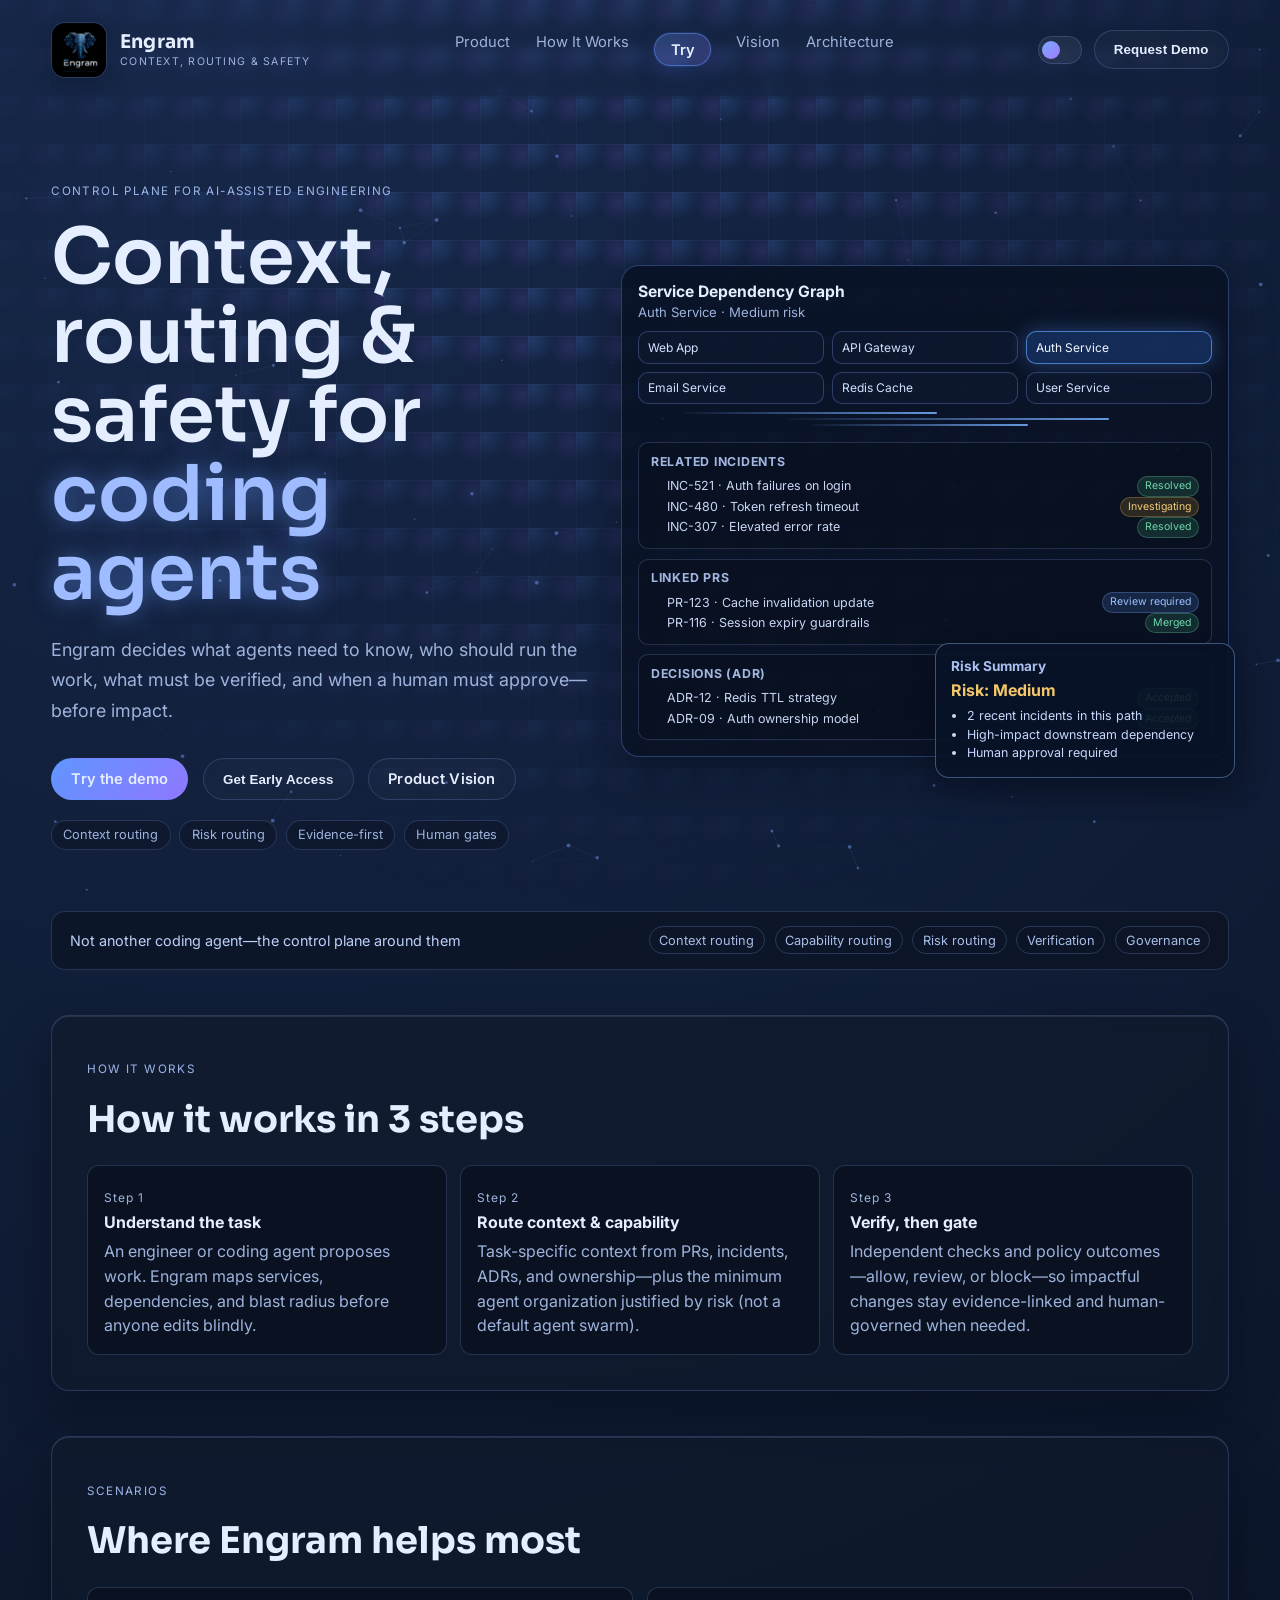
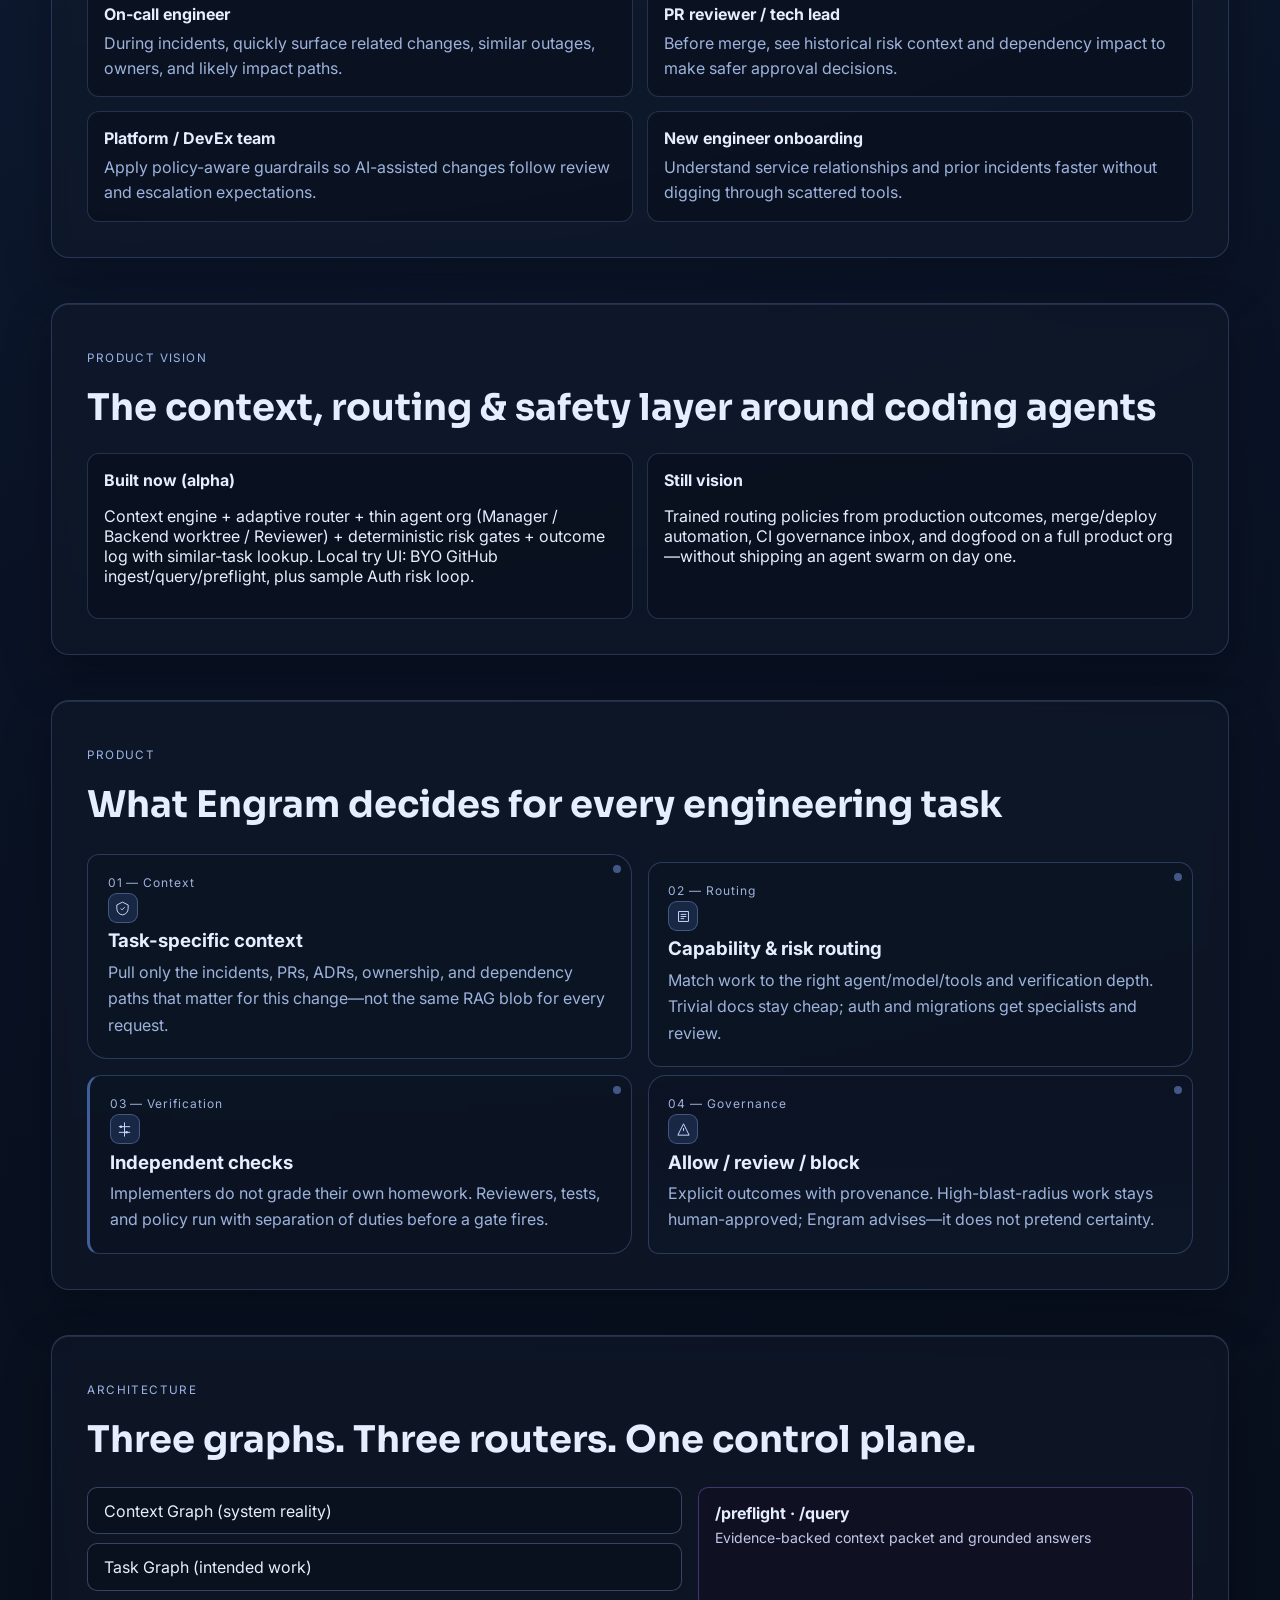
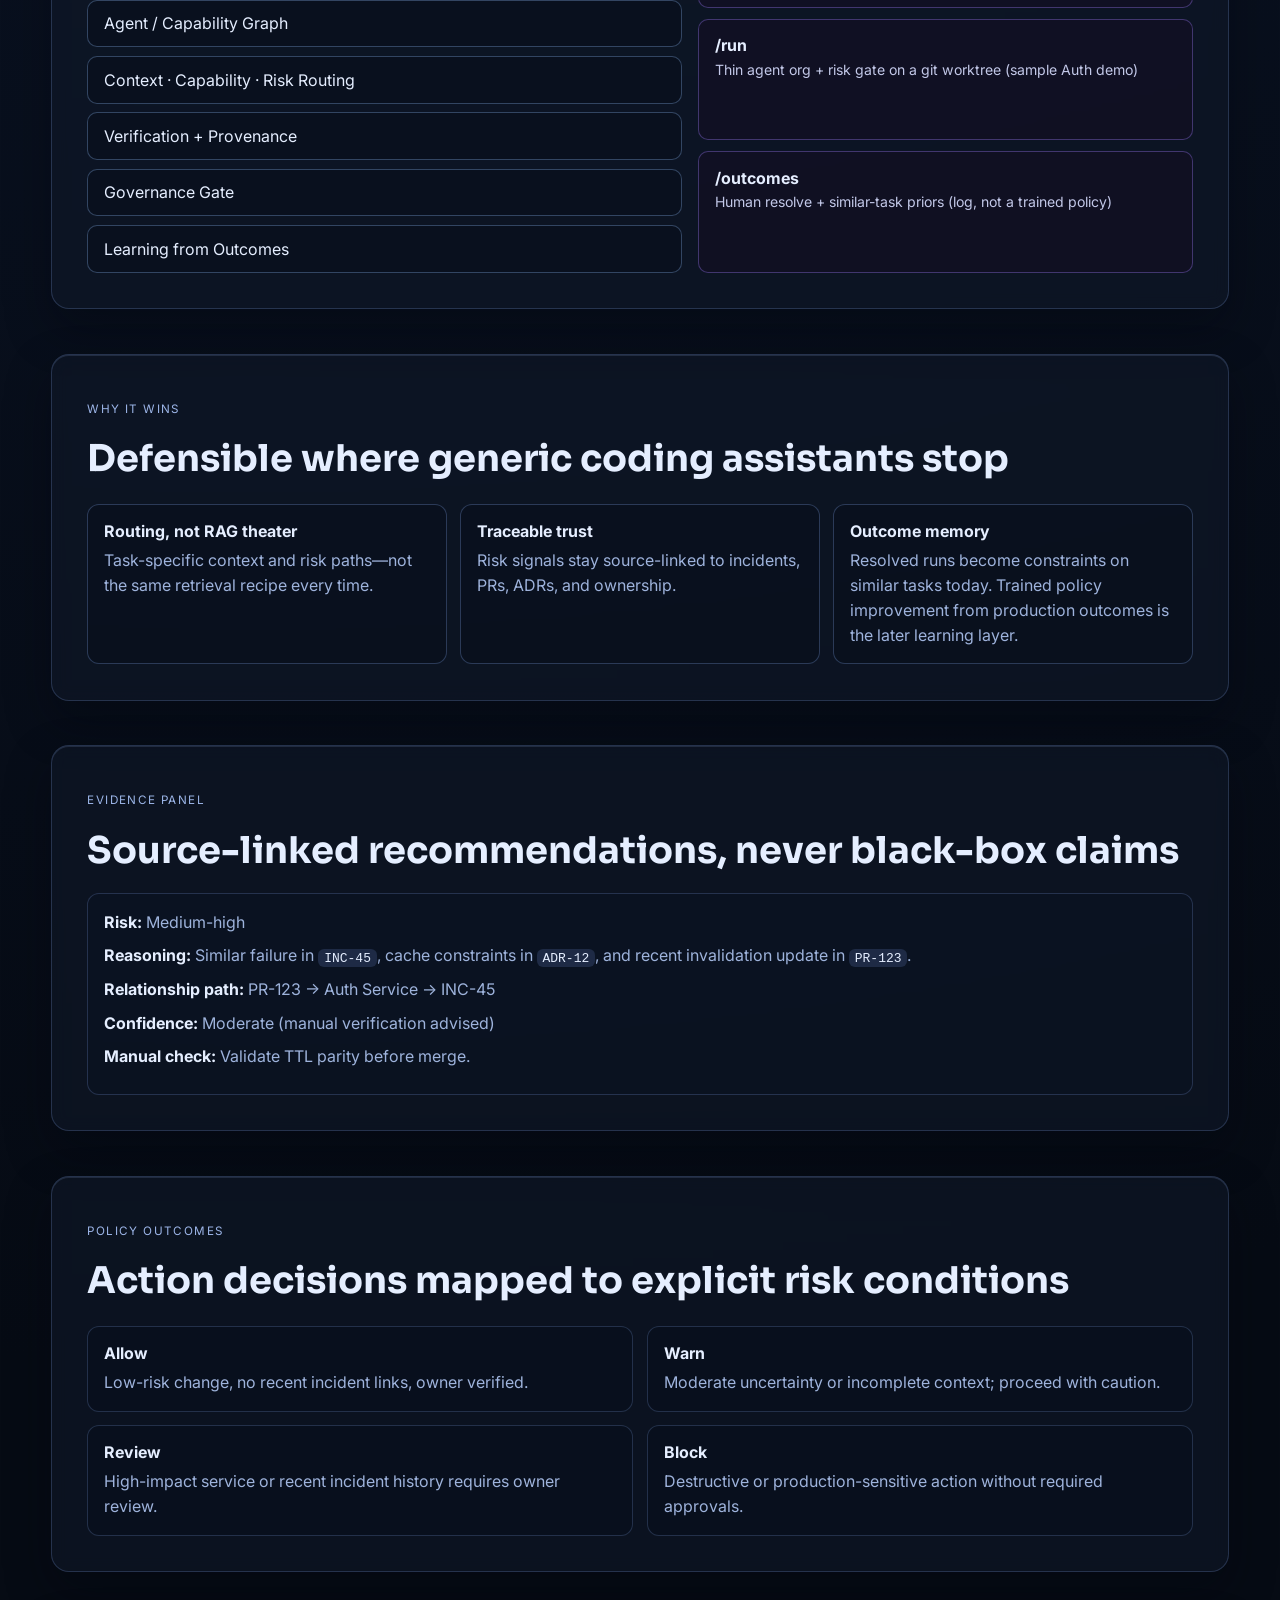
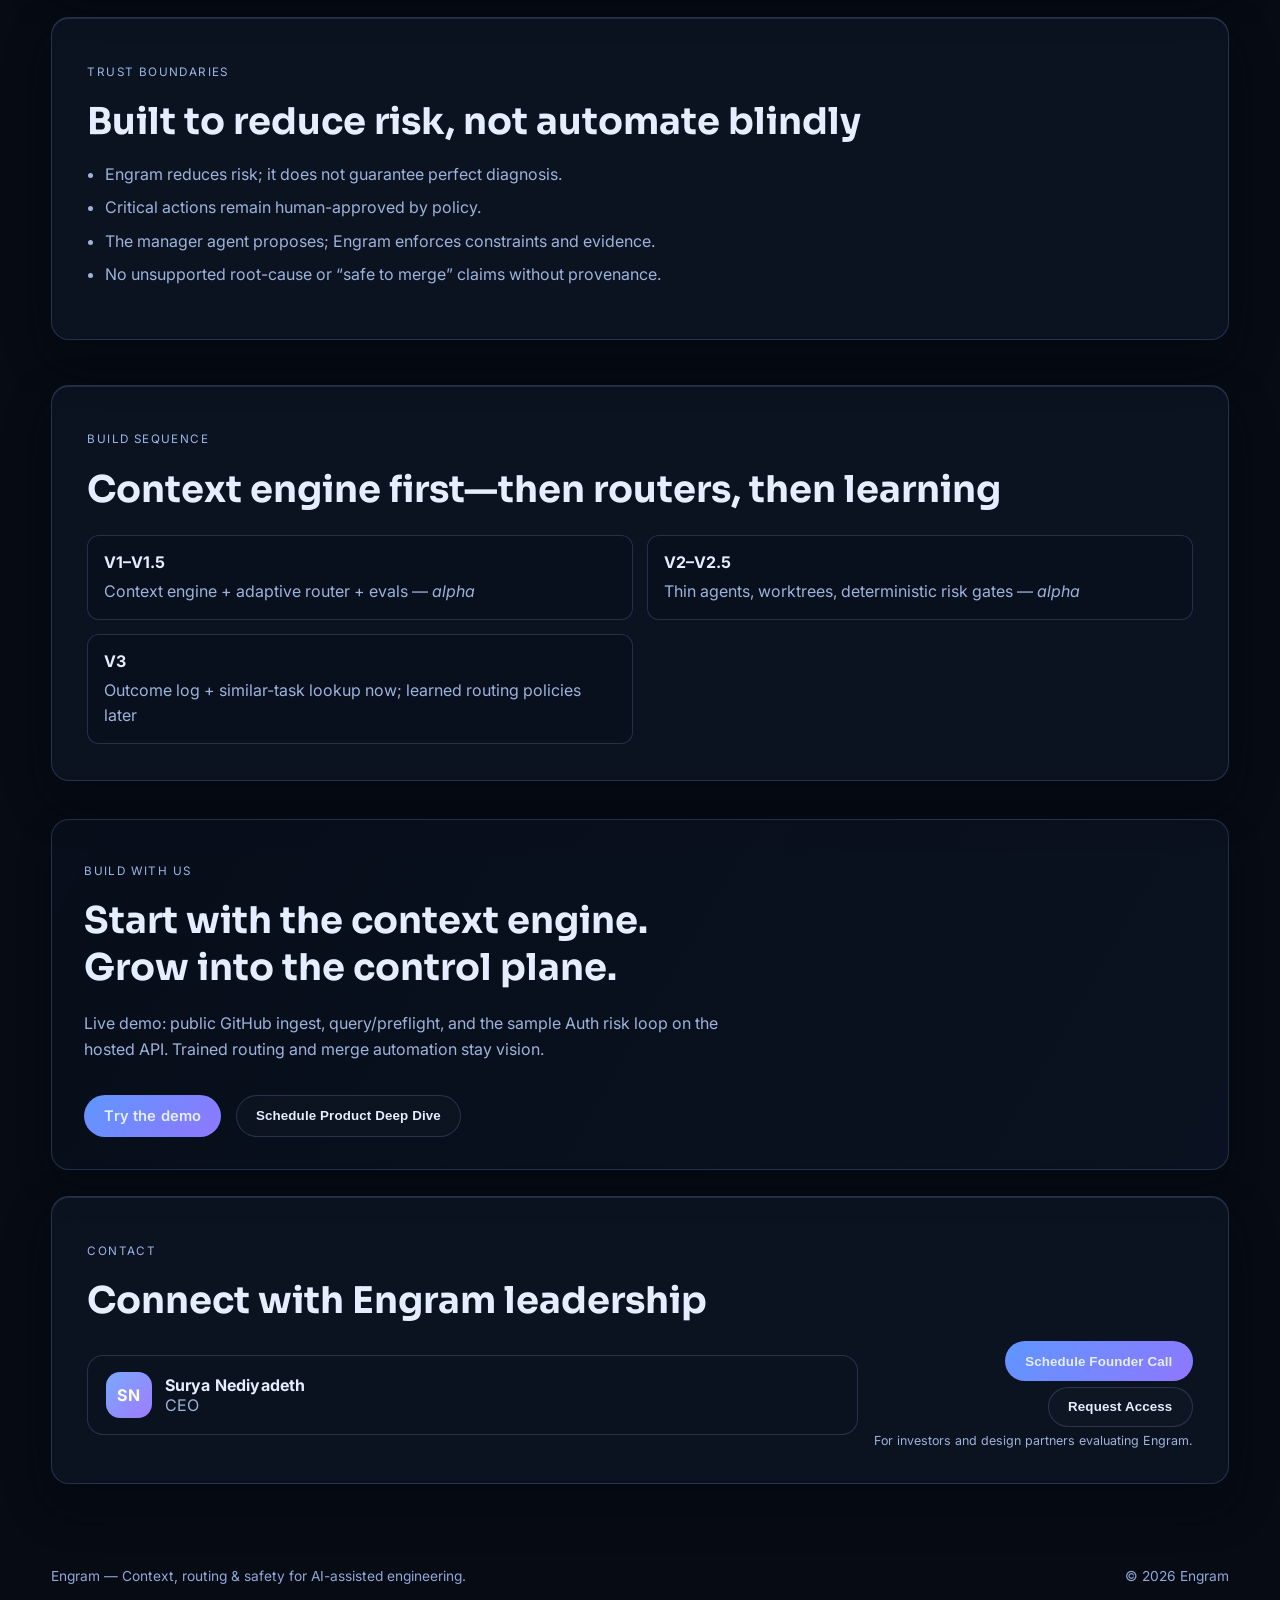
<file: website/index.html>
<!doctype html>
<html lang="en">
  <head>
    <meta charset="UTF-8" />
    <meta name="viewport" content="width=device-width, initial-scale=1.0" />
    <title>Engram — Engineering Context, Routing & Safety</title>
    <meta
      name="description"
      content="Engram is the context, routing, and safety layer around coding agents—task-specific context, risk-aware verification, and human governance."
    />
    <meta property="og:title" content="Engram — Engineering Context, Routing & Safety" />
    <meta
      property="og:description"
      content="Context-aware control plane for AI-assisted software engineering: task-specific context, risk routing, and evidence-backed gates."
    />
    <meta property="og:type" content="website" />
    <meta property="og:image" content="./assets/logo-dark.png" />
    <meta name="twitter:card" content="summary_large_image" />
    <meta name="twitter:title" content="Engram — Engineering Context, Routing & Safety" />
    <meta
      name="twitter:description"
      content="Context-aware control plane for AI-assisted software engineering: task-specific context, risk routing, and evidence-backed gates."
    />
    <meta name="twitter:image" content="./assets/logo-dark.png" />
    <link rel="icon" type="image/png" href="./assets/logo-dark.png" />
    <link rel="apple-touch-icon" href="./assets/logo-dark.png" />
    <link rel="preconnect" href="https://fonts.googleapis.com" />
    <link rel="preconnect" href="https://fonts.gstatic.com" crossorigin />
    <link
      href="https://fonts.googleapis.com/css2?family=Inter:wght@400;500;600;700&family=Sora:wght@500;600;700&display=swap"
      rel="stylesheet"
    />
    <link rel="stylesheet" href="./styles.css?v=20260903-clean1" />
  </head>
  <body>
    <div class="bg-grid"></div>
    <canvas id="scene"></canvas>

    <header class="nav shell">
      <div class="brand">
        <div class="brand-icon-wrap" aria-hidden="true">
          <img class="logo logo-dark" src="./assets/logo-dark.png" alt="" />
          <img class="logo logo-light" src="./assets/logo-light.png" alt="" />
        </div>
        <div class="brand-text">
          <strong>Engram</strong>
          <span>Context, Routing & Safety</span>
        </div>
      </div>
      <nav>
        <a href="#product">Product</a>
        <a href="#how-it-works">How It Works</a>
        <a class="nav-try" href="https://engram-cjph.onrender.com/try">Try</a>
        <a href="#vision">Vision</a>
        <a href="#architecture">Architecture</a>
      </nav>
      <div class="nav-actions">
        <button class="theme-toggle" id="themeToggle" aria-label="Toggle theme">
          <span class="theme-dot"></span>
        </button>
        <button class="btn btn-ghost open-access-modal">Request Demo</button>
      </div>
    </header>

    <main>
      <div class="sticky-cta" id="stickyCta" hidden>
        <p>Coding agents need context, routing, and safety—not just more code.</p>
        <a class="btn btn-primary" href="https://engram-cjph.onrender.com/try">Try the demo</a>
      </div>

      <section class="hero shell">
        <div class="hero-layout">
          <div class="hero-left">
            <p class="eyebrow">Control plane for AI-assisted engineering</p>
            <h1>
              Context, routing
              &amp; safety
              for
              <span>coding agents</span>
            </h1>
            <p class="sub">
              Engram decides what agents need to know, who should run the work, what must be
              verified, and when a human must approve—before impact.
            </p>
            <div class="hero-actions">
              <a class="btn btn-primary" href="https://engram-cjph.onrender.com/try">Try the demo</a>
              <button class="btn btn-ghost open-access-modal">Get Early Access</button>
              <a class="btn btn-ghost" href="#vision">Product Vision</a>
            </div>
            <div class="hero-signals">
              <span>Context routing</span>
              <span>Risk routing</span>
              <span>Evidence-first</span>
              <span>Human gates</span>
            </div>
          </div>

          <div class="hero-right">
            <article class="product-frame hero-tilt-card" id="heroTiltCard">
              <header>
                <h3>Service Dependency Graph</h3>
                <p>Auth Service · Medium risk</p>
              </header>
              <div class="graph-nodes">
                <span>Web App</span>
                <span>API Gateway</span>
                <span class="core">Auth Service</span>
                <span>Email Service</span>
                <span>Redis Cache</span>
                <span>User Service</span>
              </div>
              <div class="graph-lines" aria-hidden="true">
                <span class="line l1"></span>
                <span class="line l2"></span>
                <span class="line l3"></span>
              </div>
              <div class="frame-grid">
                <section>
                  <h4>Related Incidents</h4>
                  <ul>
                    <li class="status-item">INC-521 · Auth failures on login <span class="status-badge ok">Resolved</span></li>
                    <li class="status-item">INC-480 · Token refresh timeout <span class="status-badge warn" id="liveIncidentState">Investigating</span></li>
                    <li class="status-item">INC-307 · Elevated error rate <span class="status-badge ok">Resolved</span></li>
                  </ul>
                </section>
                <section>
                  <h4>Linked PRs</h4>
                  <ul>
                    <li class="status-item">PR-123 · Cache invalidation update <span class="status-badge review" id="livePrState">Review required</span></li>
                    <li class="status-item">PR-116 · Session expiry guardrails <span class="status-badge ok">Merged</span></li>
                  </ul>
                </section>
                <section>
                  <h4>Decisions (ADR)</h4>
                  <ul>
                    <li class="status-item">ADR-12 · Redis TTL strategy <span class="status-badge ok">Accepted</span></li>
                    <li class="status-item">ADR-09 · Auth ownership model <span class="status-badge ok">Accepted</span></li>
                  </ul>
                </section>
              </div>
            </article>
            <article class="risk-card hero-tilt-float" id="heroRiskCard">
              <h4>Risk Summary</h4>
              <p class="risk-level" id="liveRiskState">Risk: Medium</p>
              <ul>
                <li>2 recent incidents in this path</li>
                <li>High-impact downstream dependency</li>
                <li>Human approval required</li>
              </ul>
            </article>
          </div>
        </div>
      </section>

      <section class="shell trusted reveal">
        <p>Not another coding agent—the control plane around them</p>
        <div>
          <span>Context routing</span>
          <span>Capability routing</span>
          <span>Risk routing</span>
          <span>Verification</span>
          <span>Governance</span>
        </div>
      </section>

      <section class="shell panel reveal" id="how-it-works">
        <div class="section-title-wrap">
          <p class="eyebrow">How it works</p>
          <h2>How it works in 3 steps</h2>
        </div>
        <div class="steps-grid">
          <article>
            <p class="card-label">Step 1</p>
            <h3>Understand the task</h3>
            <p>
              An engineer or coding agent proposes work. Engram maps services, dependencies, and
              blast radius before anyone edits blindly.
            </p>
          </article>
          <article>
            <p class="card-label">Step 2</p>
            <h3>Route context &amp; capability</h3>
            <p>
              Task-specific context from PRs, incidents, ADRs, and ownership—plus the minimum agent
              organization justified by risk (not a default agent swarm).
            </p>
          </article>
          <article>
            <p class="card-label">Step 3</p>
            <h3>Verify, then gate</h3>
            <p>
              Independent checks and policy outcomes—allow, review, or block—so impactful changes
              stay evidence-linked and human-governed when needed.
            </p>
          </article>
        </div>
      </section>

      <section class="shell panel reveal" id="scenarios">
        <div class="section-title-wrap">
          <p class="eyebrow">Scenarios</p>
          <h2>Where Engram helps most</h2>
        </div>
        <div class="scenario-grid">
          <article>
            <h3>On-call engineer</h3>
            <p>
              During incidents, quickly surface related changes, similar outages, owners, and
              likely impact paths.
            </p>
          </article>
          <article>
            <h3>PR reviewer / tech lead</h3>
            <p>
              Before merge, see historical risk context and dependency impact to make safer approval
              decisions.
            </p>
          </article>
          <article>
            <h3>Platform / DevEx team</h3>
            <p>
              Apply policy-aware guardrails so AI-assisted changes follow review and escalation
              expectations.
            </p>
          </article>
          <article>
            <h3>New engineer onboarding</h3>
            <p>
              Understand service relationships and prior incidents faster without digging through
              scattered tools.
            </p>
          </article>
        </div>
      </section>

      <section id="vision" class="shell panel reveal">
        <div class="section-title-wrap">
          <p class="eyebrow">Product Vision</p>
          <h2>The context, routing &amp; safety layer around coding agents</h2>
        </div>
        <div class="journey-grid">
          <article>
            <h3>Built now (alpha)</h3>
            <p>
              Context engine + adaptive router + thin agent org (Manager / Backend worktree /
              Reviewer) + deterministic risk gates + outcome log with similar-task lookup. Local try
              UI: BYO GitHub ingest/query/preflight, plus sample Auth risk loop.
            </p>
          </article>
          <article>
            <h3>Still vision</h3>
            <p>
              Trained routing policies from production outcomes, merge/deploy automation, CI
              governance inbox, and dogfood on a full product org—without shipping an agent swarm on
              day one.
            </p>
          </article>
        </div>
      </section>

      <section id="product" class="shell panel reveal">
        <div class="section-title-wrap">
          <p class="eyebrow">Product</p>
          <h2>What Engram decides for every engineering task</h2>
        </div>
        <div class="feature-grid">
          <article class="card card-a">
            <p class="card-label">01 — Context</p>
            <span class="card-icon" aria-hidden="true">
              <svg viewBox="0 0 24 24" fill="none">
                <path d="M12 3L4 7v5c0 5 3.5 8.5 8 9 4.5-.5 8-4 8-9V7l-8-4Z" stroke="currentColor" stroke-width="1.4"/>
                <path d="m9.5 12 1.8 1.9L15 10.2" stroke="currentColor" stroke-width="1.4"/>
              </svg>
            </span>
            <h3>Task-specific context</h3>
            <p>
              Pull only the incidents, PRs, ADRs, ownership, and dependency paths that matter for
              this change—not the same RAG blob for every request.
            </p>
          </article>
          <article class="card card-b">
            <p class="card-label">02 — Routing</p>
            <span class="card-icon" aria-hidden="true">
              <svg viewBox="0 0 24 24" fill="none">
                <path d="M5 5h14v14H5z" stroke="currentColor" stroke-width="1.4"/>
                <path d="M8 9h8M8 12h8M8 15h5" stroke="currentColor" stroke-width="1.4"/>
              </svg>
            </span>
            <h3>Capability &amp; risk routing</h3>
            <p>
              Match work to the right agent/model/tools and verification depth. Trivial docs stay
              cheap; auth and migrations get specialists and review.
            </p>
          </article>
          <article class="card card-c">
            <p class="card-label">03 — Verification</p>
            <span class="card-icon" aria-hidden="true">
              <svg viewBox="0 0 24 24" fill="none">
                <path d="M12 2v20M4 8h16M4 16h16" stroke="currentColor" stroke-width="1.4"/>
                <circle cx="7" cy="8" r="1.8" fill="currentColor"/>
                <circle cx="15" cy="16" r="1.8" fill="currentColor"/>
              </svg>
            </span>
            <h3>Independent checks</h3>
            <p>
              Implementers do not grade their own homework. Reviewers, tests, and policy run with
              separation of duties before a gate fires.
            </p>
          </article>
          <article class="card card-d">
            <p class="card-label">04 — Governance</p>
            <span class="card-icon" aria-hidden="true">
              <svg viewBox="0 0 24 24" fill="none">
                <path d="M12 4 4 20h16L12 4Z" stroke="currentColor" stroke-width="1.4"/>
                <path d="M12 10v4M12 17h.01" stroke="currentColor" stroke-width="1.4"/>
              </svg>
            </span>
            <h3>Allow / review / block</h3>
            <p>
              Explicit outcomes with provenance. High-blast-radius work stays human-approved;
              Engram advises—it does not pretend certainty.
            </p>
          </article>
        </div>
      </section>

      <section id="architecture" class="shell panel architecture reveal">
        <div class="section-title-wrap">
          <p class="eyebrow">Architecture</p>
          <h2>Three graphs. Three routers. One control plane.</h2>
        </div>
        <div class="architecture-grid">
          <div class="stack">
            <div class="stack-item">Context Graph (system reality)</div>
            <div class="stack-item">Task Graph (intended work)</div>
            <div class="stack-item">Agent / Capability Graph</div>
            <div class="stack-item">Context · Capability · Risk Routing</div>
            <div class="stack-item">Verification + Provenance</div>
            <div class="stack-item">Governance Gate</div>
            <div class="stack-item">Learning from Outcomes</div>
          </div>
          <div class="routes">
            <article>
              <h3>/preflight · /query</h3>
              <p>Evidence-backed context packet and grounded answers</p>
            </article>
            <article>
              <h3>/run</h3>
              <p>Thin agent org + risk gate on a git worktree (sample Auth demo)</p>
            </article>
            <article>
              <h3>/outcomes</h3>
              <p>Human resolve + similar-task priors (log, not a trained policy)</p>
            </article>
          </div>
        </div>
      </section>

      <section class="shell panel reveal">
        <div class="section-title-wrap">
          <p class="eyebrow">Why It Wins</p>
          <h2>Defensible where generic coding assistants stop</h2>
        </div>
        <div class="pillars">
          <article>
            <h3>Routing, not RAG theater</h3>
            <p>Task-specific context and risk paths—not the same retrieval recipe every time.</p>
          </article>
          <article>
            <h3>Traceable trust</h3>
            <p>Risk signals stay source-linked to incidents, PRs, ADRs, and ownership.</p>
          </article>
          <article>
            <h3>Outcome memory</h3>
            <p>
              Resolved runs become constraints on similar tasks today. Trained policy improvement from
              production outcomes is the later learning layer.
            </p>
          </article>
        </div>
      </section>

      <section class="shell panel reveal">
        <div class="section-title-wrap">
          <p class="eyebrow">Evidence Panel</p>
          <h2>Source-linked recommendations, never black-box claims</h2>
        </div>
        <div class="evidence-box">
          <p><strong>Risk:</strong> Medium-high</p>
          <p>
            <strong>Reasoning:</strong> Similar failure in <code>INC-45</code>, cache constraints in
            <code>ADR-12</code>, and recent invalidation update in <code>PR-123</code>.
          </p>
          <p><strong>Relationship path:</strong> PR-123 -> Auth Service -> INC-45</p>
          <p><strong>Confidence:</strong> Moderate (manual verification advised)</p>
          <p><strong>Manual check:</strong> Validate TTL parity before merge.</p>
        </div>
      </section>

      <section class="shell panel reveal">
        <div class="section-title-wrap">
          <p class="eyebrow">Policy Outcomes</p>
          <h2>Action decisions mapped to explicit risk conditions</h2>
        </div>
        <div class="policy-grid">
          <article><h3>Allow</h3><p>Low-risk change, no recent incident links, owner verified.</p></article>
          <article><h3>Warn</h3><p>Moderate uncertainty or incomplete context; proceed with caution.</p></article>
          <article><h3>Review</h3><p>High-impact service or recent incident history requires owner review.</p></article>
          <article><h3>Block</h3><p>Destructive or production-sensitive action without required approvals.</p></article>
        </div>
      </section>

      <section class="shell panel reveal">
        <div class="section-title-wrap">
          <p class="eyebrow">Trust Boundaries</p>
          <h2>Built to reduce risk, not automate blindly</h2>
        </div>
        <ul class="boundary-list">
          <li>Engram reduces risk; it does not guarantee perfect diagnosis.</li>
          <li>Critical actions remain human-approved by policy.</li>
          <li>The manager agent proposes; Engram enforces constraints and evidence.</li>
          <li>No unsupported root-cause or “safe to merge” claims without provenance.</li>
        </ul>
      </section>

      <section class="shell panel reveal">
        <div class="section-title-wrap">
          <p class="eyebrow">Build Sequence</p>
          <h2>Context engine first—then routers, then learning</h2>
        </div>
        <div class="roadmap-track">
          <article><h3>V1–V1.5</h3><p>Context engine + adaptive router + evals — <em>alpha</em></p></article>
          <article><h3>V2–V2.5</h3><p>Thin agents, worktrees, deterministic risk gates — <em>alpha</em></p></article>
          <article><h3>V3</h3><p>Outcome log + similar-task lookup now; learned routing policies later</p></article>
        </div>
      </section>

      <section class="shell cta reveal">
        <p class="eyebrow">Build With Us</p>
        <h2>Start with the context engine. Grow into the control plane.</h2>
        <p class="cta-sub">
          Live demo: public GitHub ingest, query/preflight, and the sample Auth risk loop on the hosted
          API. Trained routing and merge automation stay vision.
        </p>
        <div class="hero-actions">
          <a class="btn btn-primary" href="https://engram-cjph.onrender.com/try">Try the demo</a>
          <button class="btn btn-ghost open-access-modal">Schedule Product Deep Dive</button>
        </div>
      </section>

      <section class="shell panel reveal contact-layer" id="contact">
        <div class="section-title-wrap">
          <p class="eyebrow">Contact</p>
          <h2>Connect with Engram leadership</h2>
        </div>
        <div class="contact-layout">
          <div class="contact-card">
            <div class="contact-avatar" aria-hidden="true">SN</div>
            <div>
              <p class="contact-name">Surya Nediyadeth</p>
              <p class="contact-role">CEO</p>
            </div>
          </div>
          <div class="contact-actions">
            <button class="btn btn-primary open-access-modal">Schedule Founder Call</button>
            <button class="btn btn-ghost open-access-modal">Request Access</button>
            <p class="contact-note">For investors and design partners evaluating Engram.</p>
          </div>
        </div>
      </section>
    </main>

    <div class="modal-backdrop" id="accessModal" aria-hidden="true" role="dialog" aria-modal="true">
      <div class="modal-card" role="document">
        <button class="modal-close" id="closeAccessModal" aria-label="Close form">×</button>
        <p class="eyebrow">Request Access</p>
        <h3>Get early access to Engram</h3>
        <p class="modal-sub">Share your details and we will follow up directly.</p>
        <form
          id="accessForm"
          class="access-form"
          action="https://formsubmit.co/nsurya@havenlyai.com"
          method="POST"
        >
          <input type="hidden" name="_subject" value="New Engram access request" />
          <input type="hidden" name="_captcha" value="false" />
          <input type="hidden" name="_template" value="table" />
          <input type="text" name="_honey" class="hp-field" tabindex="-1" autocomplete="off" />
          <label>
            Full name
            <input name="name" type="text" required />
          </label>
          <label>
            Work email
            <input name="email" type="email" required />
          </label>
          <label>
            Company
            <input name="company" type="text" required />
          </label>
          <label>
            Team size
            <input name="team_size" type="text" />
          </label>
          <label>
            What are you trying to improve?
            <textarea name="notes" rows="4" placeholder="Pre-merge risk checks, on-call context, agent governance..."></textarea>
          </label>
          <p class="form-status" id="formStatus" aria-live="polite"></p>
          <p class="form-privacy">We only use this to contact you about Engram.</p>
          <div class="modal-actions">
            <button type="submit" class="btn btn-primary" id="submitAccessBtn">Submit Request</button>
            <button type="button" class="btn btn-ghost" id="cancelAccessModal">Cancel</button>
          </div>
        </form>
      </div>
    </div>

    <footer class="shell footer">
      <p>Engram — Context, routing &amp; safety for AI-assisted engineering.</p>
      <p>© 2026 Engram</p>
    </footer>

    <script defer src="./script.js?v=20260903-clean1"></script>
  </body>
</html>
</file>
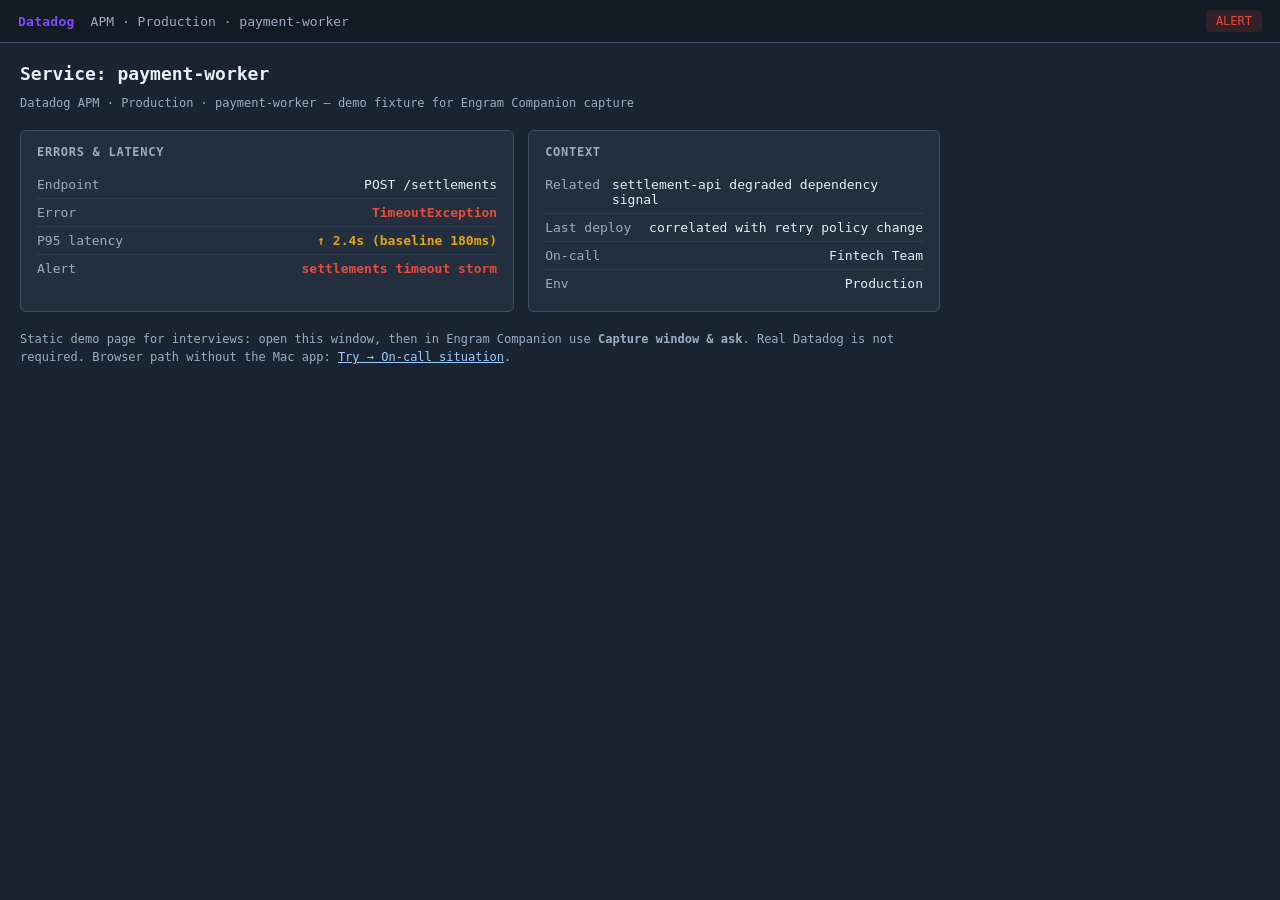
<file: website/fake-datadog.html>
<!doctype html>
<html lang="en">
  <head>
    <meta charset="UTF-8" />
    <meta name="viewport" content="width=device-width, initial-scale=1.0" />
    <title>Fake Datadog — payment-worker (Engram demo)</title>
    <style>
      :root {
        --bg: #1a2332;
        --panel: #232f3e;
        --border: #3d4f66;
        --text: #e8eef5;
        --muted: #9aadc2;
        --accent: #632ca6;
        --warn: #e5a50a;
        --bad: #e74c3c;
        --ok: #3ddc97;
      }
      * {
        box-sizing: border-box;
      }
      body {
        margin: 0;
        font-family: "SF Mono", ui-monospace, Menlo, Consolas, monospace;
        background: var(--bg);
        color: var(--text);
        min-height: 100vh;
      }
      .top {
        display: flex;
        align-items: center;
        gap: 16px;
        padding: 10px 18px;
        background: #121a24;
        border-bottom: 1px solid var(--border);
        font-size: 13px;
      }
      .brand {
        font-weight: 700;
        letter-spacing: 0.02em;
        color: #7c4dff;
      }
      .crumb {
        color: var(--muted);
      }
      .pill {
        margin-left: auto;
        padding: 4px 10px;
        border-radius: 4px;
        background: rgba(231, 76, 60, 0.15);
        color: var(--bad);
        font-size: 12px;
      }
      main {
        padding: 20px;
        max-width: 960px;
      }
      h1 {
        font-size: 18px;
        font-weight: 600;
        margin: 0 0 8px;
      }
      .sub {
        color: var(--muted);
        font-size: 12px;
        margin-bottom: 20px;
      }
      .grid {
        display: grid;
        grid-template-columns: 1.2fr 1fr;
        gap: 14px;
      }
      @media (max-width: 720px) {
        .grid {
          grid-template-columns: 1fr;
        }
      }
      .card {
        background: var(--panel);
        border: 1px solid var(--border);
        border-radius: 6px;
        padding: 14px 16px;
      }
      .card h2 {
        margin: 0 0 12px;
        font-size: 12px;
        text-transform: uppercase;
        letter-spacing: 0.06em;
        color: var(--muted);
        font-weight: 600;
      }
      .row {
        display: flex;
        justify-content: space-between;
        gap: 12px;
        padding: 6px 0;
        border-bottom: 1px solid rgba(61, 79, 102, 0.5);
        font-size: 13px;
      }
      .row:last-child {
        border-bottom: 0;
      }
      .k {
        color: var(--muted);
      }
      .v-bad {
        color: var(--bad);
        font-weight: 600;
      }
      .v-warn {
        color: var(--warn);
        font-weight: 600;
      }
      .note {
        margin-top: 18px;
        font-size: 12px;
        color: var(--muted);
        line-height: 1.5;
      }
      .note a {
        color: #9ecbff;
      }
    </style>
  </head>
  <body>
    <div class="top">
      <span class="brand">Datadog</span>
      <span class="crumb">APM · Production · payment-worker</span>
      <span class="pill">ALERT</span>
    </div>
    <main>
      <h1>Service: payment-worker</h1>
      <p class="sub">Datadog APM · Production · payment-worker — demo fixture for Engram Companion capture</p>
      <div class="grid">
        <section class="card">
          <h2>Errors & latency</h2>
          <div class="row"><span class="k">Endpoint</span><span>POST /settlements</span></div>
          <div class="row"><span class="k">Error</span><span class="v-bad">TimeoutException</span></div>
          <div class="row">
            <span class="k">P95 latency</span
            ><span class="v-warn">↑ 2.4s (baseline 180ms)</span>
          </div>
          <div class="row"><span class="k">Alert</span><span class="v-bad">settlements timeout storm</span></div>
        </section>
        <section class="card">
          <h2>Context</h2>
          <div class="row"><span class="k">Related</span><span>settlement-api degraded dependency signal</span></div>
          <div class="row"><span class="k">Last deploy</span><span>correlated with retry policy change</span></div>
          <div class="row"><span class="k">On-call</span><span>Fintech Team</span></div>
          <div class="row"><span class="k">Env</span><span>Production</span></div>
        </section>
      </div>
      <p class="note">
        Static demo page for interviews: open this window, then in Engram Companion use
        <strong>Capture window & ask</strong>. Real Datadog is not required.
        Browser path without the Mac app:
        <a href="./try.html#oncall">Try → On-call situation</a>.
      </p>
    </main>
  </body>
</html>
</file>
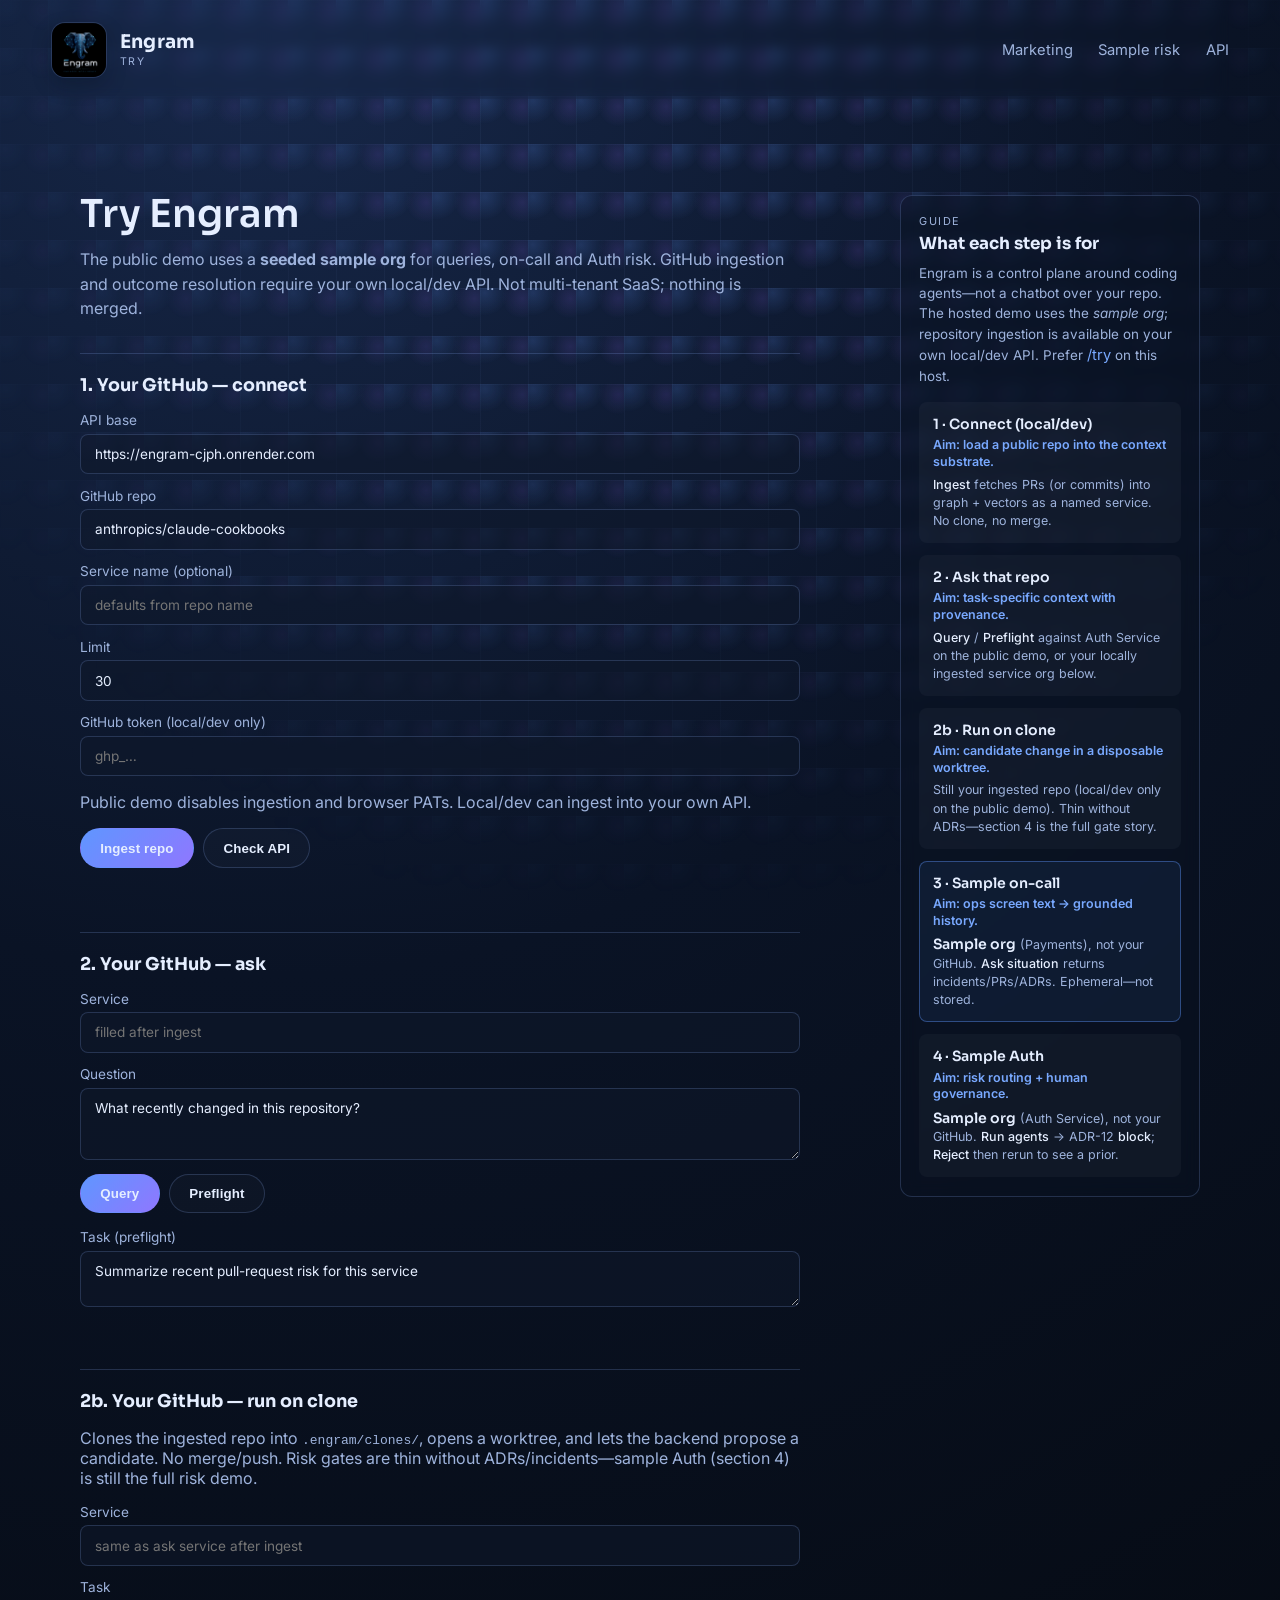
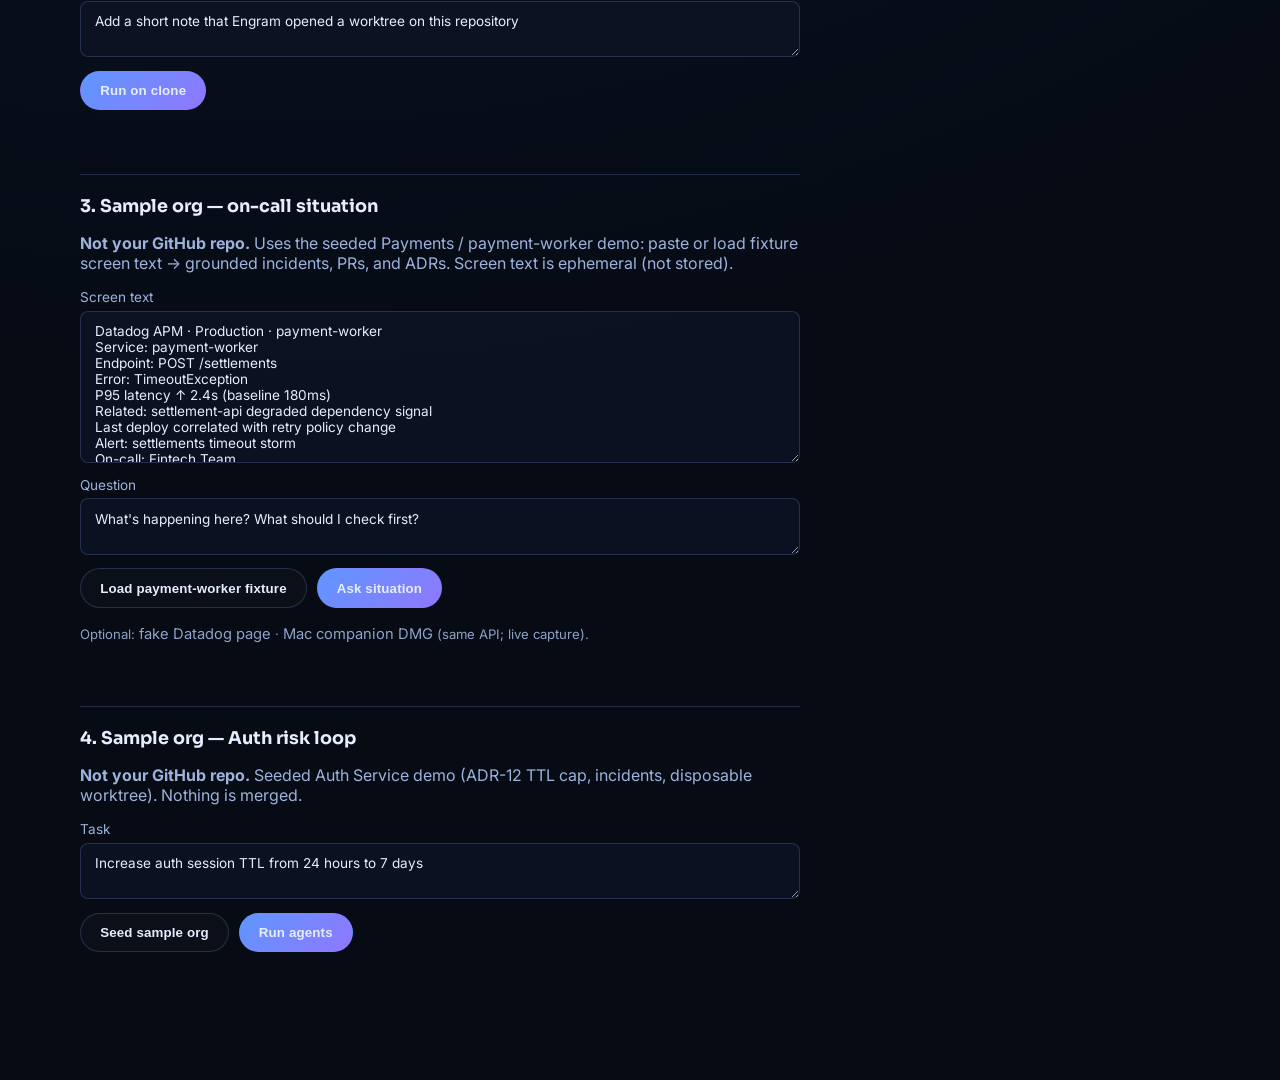
<file: website/try.html>
<!doctype html>
<html lang="en">
  <head>
    <meta charset="UTF-8" />
    <meta name="viewport" content="width=device-width, initial-scale=1.0" />
    <title>Engram — Try</title>
    <meta
      name="description"
      content="Try Engram: seeded sample-org query, on-call and Auth risk demo. Not multi-tenant SaaS."
    />
    <link rel="icon" type="image/png" href="./assets/logo-dark.png" />
    <link rel="preconnect" href="https://fonts.googleapis.com" />
    <link rel="preconnect" href="https://fonts.gstatic.com" crossorigin />
    <link
      href="https://fonts.googleapis.com/css2?family=Inter:wght@400;500;600;700&family=Sora:wght@500;600;700&display=swap"
      rel="stylesheet"
    />
    <link rel="stylesheet" href="./styles.css?v=20260903-try1" />
    <link rel="stylesheet" href="./try.css?v=20260920-clarify" />
  </head>
  <body data-theme="dark">
    <div class="bg-grid"></div>
    <header class="nav shell">
      <a class="brand" href="./index.html">
        <div class="brand-icon-wrap" aria-hidden="true">
          <img class="logo logo-dark" src="./assets/logo-dark.png" alt="" />
          <img class="logo logo-light" src="./assets/logo-light.png" alt="" />
        </div>
        <div class="brand-text">
          <strong>Engram</strong>
          <span>Try</span>
        </div>
      </a>
      <nav>
        <a href="./index.html">Marketing</a>
        <a href="#risk">Sample risk</a>
        <a id="apiDocsLink" href="/docs" target="_blank" rel="noreferrer">API</a>
      </nav>
    </header>

    <main class="shell try-page">
      <div class="try-layout">
        <div class="try-flow">
          <h1>Try Engram</h1>
          <p class="try-lead">
            The public demo uses a <strong>seeded sample org</strong> for queries, on-call and Auth risk.
            GitHub ingestion and outcome resolution require your own local/dev API.
            Not multi-tenant SaaS; nothing is merged.
          </p>
          <p id="scopeNote" class="try-note" hidden></p>
          <div id="hostedBanner" class="try-banner" hidden>
            <strong>Cannot reach the Engram API.</strong>
            Prefer
            <a href="https://engram-cjph.onrender.com/try">https://engram-cjph.onrender.com/try</a>
            (same-origin). If the service is waking up, wait a few seconds and click Check API.
            Builders: <code>python main.py serve</code> →
            <a href="http://127.0.0.1:8000/try">http://127.0.0.1:8000/try</a>.
          </div>

          <section class="try-panel" id="connect" aria-labelledby="connect-title">
            <h2 id="connect-title">1. Your GitHub — connect</h2>
            <label>
              API base
              <input id="apiBase" type="url" value="" autocomplete="off" />
            </label>
            <label>
              GitHub repo
              <input
                id="repo"
                type="text"
                placeholder="owner/name or https://github.com/owner/name"
                value="anthropics/claude-cookbooks"
                autocomplete="off"
              />
            </label>
            <label>
              Service name <span class="optional">(optional)</span>
              <input id="service" type="text" placeholder="defaults from repo name" autocomplete="off" />
            </label>
            <label>
              Limit
              <input id="limit" type="number" min="1" max="50" value="30" />
            </label>
            <label id="tokenWrap">
              GitHub token <span class="optional">(local/dev only)</span>
              <input id="token" type="password" placeholder="ghp_…" autocomplete="off" />
            </label>
            <p class="try-note">
              Public demo disables ingestion and browser PATs. Local/dev can ingest into your own API.
            </p>
            <div class="try-actions">
              <button type="button" class="btn btn-primary" id="ingestBtn">Ingest repo</button>
              <button type="button" class="btn btn-ghost" id="healthBtn">Check API</button>
            </div>
            <div id="ingestOut" class="try-out try-out-plain" hidden></div>
          </section>

          <section class="try-panel" id="ask" aria-labelledby="ask-title">
            <h2 id="ask-title">2. Your GitHub — ask</h2>
            <label>
              Service
              <input id="askService" type="text" placeholder="filled after ingest" autocomplete="off" />
            </label>
            <label>
              Question
              <textarea id="question" rows="3">What recently changed in this repository?</textarea>
            </label>
            <div class="try-actions">
              <button type="button" class="btn btn-primary" id="queryBtn">Query</button>
              <button type="button" class="btn btn-ghost" id="preflightBtn">Preflight</button>
            </div>
            <label>
              Task <span class="optional">(preflight)</span>
              <textarea id="task" rows="2">Summarize recent pull-request risk for this service</textarea>
            </label>
            <div id="askOut" class="try-out" hidden></div>
          </section>

          <section class="try-panel" id="clone-run" aria-labelledby="clone-title">
            <h2 id="clone-title">2b. Your GitHub — run on clone</h2>
            <p class="try-note">
              Clones the ingested repo into <code>.engram/clones/</code>, opens a worktree, and lets the backend
              propose a candidate. No merge/push. Risk gates are thin without ADRs/incidents—sample Auth (section 4)
              is still the full risk demo.
            </p>
            <label>
              Service
              <input id="cloneService" type="text" placeholder="same as ask service after ingest" autocomplete="off" />
            </label>
            <label>
              Task
              <textarea id="cloneTask" rows="2">Add a short note that Engram opened a worktree on this repository</textarea>
            </label>
            <div class="try-actions">
              <button type="button" class="btn btn-primary" id="cloneRunBtn">Run on clone</button>
            </div>
            <div id="cloneOut" class="try-out" hidden></div>
          </section>

          <section class="try-panel" id="oncall" aria-labelledby="oncall-title">
            <h2 id="oncall-title">3. Sample org — on-call situation</h2>
            <p class="try-note">
              <strong>Not your GitHub repo.</strong> Uses the seeded Payments / payment-worker demo:
              paste or load fixture screen text → grounded incidents, PRs, and ADRs. Screen text is
              ephemeral (not stored).
            </p>
            <label>
              Screen text
              <textarea id="situationText" rows="8" autocomplete="off"></textarea>
            </label>
            <label>
              Question
              <textarea id="situationQuestion" rows="2">What's happening here? What should I check first?</textarea>
            </label>
            <div class="try-actions">
              <button type="button" class="btn btn-ghost" id="situationFixtureBtn">Load payment-worker fixture</button>
              <button type="button" class="btn btn-primary" id="situationAskBtn">Ask situation</button>
            </div>
            <div id="situationOut" class="try-out" hidden></div>
            <p class="try-note try-note-quiet">
              Optional:
              <a href="./fake-datadog.html" target="_blank" rel="noreferrer">fake Datadog page</a>
              ·
              <a href="https://github.com/Surya7612/Engram/releases">Mac companion DMG</a>
              (same API; live capture).
            </p>
          </section>

          <section class="try-panel" id="risk" aria-labelledby="risk-title">
            <h2 id="risk-title">4. Sample org — Auth risk loop</h2>
            <p class="try-note">
              <strong>Not your GitHub repo.</strong> Seeded Auth Service demo (ADR-12 TTL cap, incidents,
              disposable worktree). Nothing is merged.
            </p>
            <label>
              Task
              <textarea id="riskTask" rows="2">Increase auth session TTL from 24 hours to 7 days</textarea>
            </label>
            <div class="try-actions">
              <button type="button" class="btn btn-ghost" id="seedBtn">Seed sample org</button>
              <button type="button" class="btn btn-primary" id="runBtn">Run agents</button>
            </div>
            <div id="runOut" class="try-out" hidden></div>
            <div class="try-resolve" id="resolveBox" hidden>
              <label>
                Resolve note
                <input id="resolveNote" type="text" value="ADR-12 stands" autocomplete="off" />
              </label>
              <div class="try-actions">
                <button type="button" class="btn btn-primary" id="rejectBtn">Reject</button>
                <button type="button" class="btn btn-ghost" id="approveBtn">Approve (record only)</button>
              </div>
              <p class="try-note">Approve does not merge. Reject so the next run can surface this prior.</p>
            </div>
            <div id="resolveOut" class="try-out try-out-plain" hidden></div>
          </section>
        </div>

        <aside class="try-guide" aria-label="What each section means">
          <p class="try-guide-kicker">Guide</p>
          <h2>What each step is for</h2>
          <p class="try-guide-intro">
            Engram is a control plane around coding agents—not a chatbot over your repo. The hosted demo uses the <em>sample org</em>;
            repository ingestion is available on your own local/dev API. Prefer
            <a href="https://engram-cjph.onrender.com/try">/try</a> on this host.
          </p>

          <a class="try-guide-card" href="#connect" data-guide-for="connect">
            <strong>1 · Connect (local/dev)</strong>
            <span class="aim">Aim: load a public repo into the context substrate.</span>
            <span
              ><em>Ingest</em> fetches PRs (or commits) into graph + vectors as a named service. No
              clone, no merge.</span
            >
          </a>

          <a class="try-guide-card" href="#ask" data-guide-for="ask">
            <strong>2 · Ask that repo</strong>
            <span class="aim">Aim: task-specific context with provenance.</span>
            <span
              ><em>Query</em> / <em>Preflight</em> against Auth Service on the public demo, or your locally ingested service
              org below.</span
            >
          </a>

          <a class="try-guide-card" href="#clone-run" data-guide-for="clone-run" id="guideClone">
            <strong>2b · Run on clone</strong>
            <span class="aim">Aim: candidate change in a disposable worktree.</span>
            <span
              >Still your ingested repo (local/dev only on the public demo). Thin without ADRs—section 4
              is the full gate story.</span
            >
          </a>

          <a class="try-guide-card" href="#oncall" data-guide-for="oncall">
            <strong>3 · Sample on-call</strong>
            <span class="aim">Aim: ops screen text → grounded history.</span>
            <span
              ><strong>Sample org</strong> (Payments), not your GitHub.
              <em>Ask situation</em> returns incidents/PRs/ADRs. Ephemeral—not stored.</span
            >
          </a>

          <a class="try-guide-card" href="#risk" data-guide-for="risk">
            <strong>4 · Sample Auth</strong>
            <span class="aim">Aim: risk routing + human governance.</span>
            <span
              ><strong>Sample org</strong> (Auth Service), not your GitHub.
              <em>Run agents</em> → ADR-12 <em>block</em>; <em>Reject</em> then rerun to see a prior.</span
            >
          </a>
        </aside>
      </div>
    </main>
    <script src="./config.js?v=20260903-2"></script>
    <script src="./try.js?v=20261105-security"></script>
  </body>
</html>
</file>
<file: website/styles.css>
:root {
  --bg: #070b14;
  --panel: rgba(18, 26, 43, 0.55);
  --border: rgba(145, 181, 255, 0.2);
  --text: #e5eeff;
  --muted: #9eb3dc;
  --accent: #79a9ff;
  --accent-2: #9f7bff;
  --surface-1: rgba(15, 24, 42, 0.55);
  --surface-2: rgba(10, 18, 34, 0.5);
  --surface-3: rgba(8, 16, 30, 0.66);
  --surface-4: rgba(20, 14, 36, 0.55);
  --surface-5: rgba(10, 17, 31, 0.6);
  --chip-bg: rgba(10, 18, 34, 0.56);
  --footer-text: #91a8d8;
  --card-icon-color: #c5d8ff;
  --card-icon-bg: rgba(81, 120, 196, 0.2);
  --routes-text: #c2c8e8;
  --trusted-text: #bdd0f7;
  --trusted-chip-text: #a8bee8;
  --sticky-bg: rgba(9, 16, 30, 0.85);
}

* {
  box-sizing: border-box;
}

:focus:not(:focus-visible) {
  outline: none;
}

:focus-visible {
  outline: 2px solid var(--accent);
  outline-offset: 3px;
  border-radius: 4px;
}

.theme-toggle:focus-visible {
  border-radius: 999px;
}

input:focus-visible,
textarea:focus-visible {
  border-radius: 8px;
  outline-offset: 2px;
}

body {
  margin: 0;
  font-family: Inter, -apple-system, BlinkMacSystemFont, "Segoe UI", sans-serif;
  color: var(--text);
  background: radial-gradient(circle at 20% 0%, #17284a 0, #0a1325 34%, #060b14 70%);
  min-height: 100vh;
  transition: background 360ms ease, color 300ms ease;
  scroll-behavior: smooth;
}

.bg-grid {
  position: fixed;
  inset: 0;
  background: radial-gradient(circle at 10% 10%, rgba(86, 132, 224, 0.22), transparent 38%),
    radial-gradient(circle at 88% 22%, rgba(140, 97, 235, 0.16), transparent 36%),
    linear-gradient(rgba(150, 190, 255, 0.05) 1px, transparent 1px),
    linear-gradient(90deg, rgba(150, 190, 255, 0.05) 1px, transparent 1px);
  background-size: 48px 48px;
  mask-image: radial-gradient(circle at 50% 20%, black 20%, transparent 78%);
  z-index: 0;
}

#scene {
  position: fixed;
  inset: 0;
  z-index: 1;
  pointer-events: none;
  opacity: 0.8;
}

body[data-theme="light"] {
  --bg: #fff8e8;
  --panel: rgba(255, 250, 239, 0.83);
  --border: rgba(156, 117, 52, 0.24);
  --text: #3d2a19;
  --muted: #573617;
  --accent: #aa6f1d;
  --accent-2: #d29945;
  --surface-1: rgba(255, 248, 232, 0.92);
  --surface-2: rgba(255, 251, 241, 0.95);
  --surface-3: rgba(255, 246, 226, 0.96);
  --surface-4: rgba(255, 242, 214, 0.82);
  --surface-5: rgba(255, 247, 230, 0.9);
  --chip-bg: rgba(255, 246, 226, 0.95);
  --footer-text: #7b5a37;
  --card-icon-color: #7f4f1a;
  --card-icon-bg: rgba(186, 130, 51, 0.14);
  --routes-text: #745636;
  --trusted-text: #674929;
  --trusted-chip-text: #75532f;
  --sticky-bg: rgba(255, 247, 230, 0.92);
  background: radial-gradient(circle at 22% 0%, #ffe8b8 0, #fff4d9 42%, #fff9ec 100%);
}

body[data-theme="light"] .bg-grid {
  background: radial-gradient(circle at 10% 10%, rgba(237, 188, 93, 0.28), transparent 40%),
    radial-gradient(circle at 88% 22%, rgba(204, 146, 74, 0.2), transparent 38%),
    linear-gradient(rgba(186, 145, 87, 0.08) 1px, transparent 1px),
    linear-gradient(90deg, rgba(186, 145, 87, 0.08) 1px, transparent 1px);
}

body[data-theme="light"] .eyebrow {
  color: #8b581c;
}

.shell {
  width: min(1200px, 92vw);
  margin: 0 auto;
  position: relative;
  z-index: 2;
}

.nav {
  padding: 1.15rem 0;
  display: flex;
  align-items: center;
  justify-content: space-between;
  backdrop-filter: blur(6px);
}

.nav-actions {
  display: flex;
  align-items: center;
  gap: 0.7rem;
}

.brand {
  display: flex;
  align-items: center;
  gap: 0.8rem;
  padding: 0.2rem 0;
}

.brand-icon-wrap {
  width: 56px;
  height: 56px;
  border-radius: 14px;
  border: 1px solid var(--border);
  background: var(--surface-2);
  display: grid;
  place-items: center;
  overflow: hidden;
  box-shadow: 0 8px 20px rgba(6, 11, 22, 0.24);
}

.logo {
  width: 56px;
  height: 56px;
  display: block;
  object-fit: cover;
  object-position: center 24%;
  background: transparent !important;
  filter: drop-shadow(0 0 10px rgba(93, 160, 255, 0.25));
  transform: translateZ(0);
}

.logo-light {
  display: none;
}

body[data-theme="light"] .logo-dark {
  display: none;
}

body[data-theme="light"] .logo-light {
  display: block;
}

.brand-text {
  display: grid;
  line-height: 1.05;
}

.brand-text strong {
  font-family: Sora, Inter, sans-serif;
  font-size: 1.18rem;
  letter-spacing: 0.01em;
}

.brand-text span {
  font-size: 0.66rem;
  text-transform: uppercase;
  letter-spacing: 0.12em;
  color: var(--muted);
  margin-top: 0.24rem;
}

body[data-theme="light"] .logo-dark {
  display: none;
}

body[data-theme="light"] .logo-light {
  display: block;
}

body[data-theme="light"] .logo {
  object-position: center 24%;
  filter: drop-shadow(0 0 8px rgba(196, 136, 36, 0.2));
}

.brand-mark {
  width: 14px;
  height: 14px;
  border-radius: 4px;
  background: linear-gradient(135deg, var(--accent), var(--accent-2));
  box-shadow: 0 0 24px rgba(121, 169, 255, 0.8);
}

nav {
  display: flex;
  gap: 1.6rem;
}

a {
  color: var(--muted);
  text-decoration: none;
  font-size: 0.92rem;
}

a:hover {
  color: var(--text);
}

.nav-try {
  color: var(--text);
  font-weight: 600;
  padding: 0.42rem 0.95rem;
  border-radius: 999px;
  border: 1px solid rgba(95, 150, 255, 0.5);
  background: linear-gradient(135deg, rgba(95, 150, 255, 0.28), rgba(143, 119, 255, 0.2));
  box-shadow: 0 0 0 1px rgba(95, 150, 255, 0.12), 0 8px 22px rgba(40, 70, 140, 0.28);
}

.nav-try:hover {
  color: var(--text);
  filter: brightness(1.1);
}

.btn {
  border-radius: 999px;
  border: 1px solid transparent;
  padding: 0.7rem 1.2rem;
  background: none;
  color: var(--text);
  font-weight: 600;
  letter-spacing: 0.01em;
  cursor: pointer;
  display: inline-flex;
  align-items: center;
  justify-content: center;
}

.btn-primary {
  background: linear-gradient(135deg, #5f96ff, #8f77ff);
}

.btn-ghost {
  border-color: var(--border);
  background: rgba(255, 255, 255, 0.02);
}

.btn:hover {
  filter: brightness(1.08);
}

.theme-toggle {
  width: 44px;
  height: 28px;
  border-radius: 999px;
  border: 1px solid var(--border);
  background: rgba(255, 255, 255, 0.06);
  display: inline-flex;
  align-items: center;
  padding: 3px;
}

.theme-dot {
  width: 18px;
  height: 18px;
  border-radius: 999px;
  background: linear-gradient(135deg, var(--accent), var(--accent-2));
  transform: translateX(0);
  transition: transform 280ms ease;
}

body[data-theme="light"] .theme-dot {
  transform: translateX(16px);
}

.hero {
  padding: 4.6rem 0 3rem;
}

.hero-layout {
  display: grid;
  grid-template-columns: 0.95fr 1.05fr;
  gap: 1.2rem;
  align-items: center;
}

.sticky-cta {
  position: sticky;
  top: 0.7rem;
  z-index: 4;
  margin: 0 auto 1.2rem;
  width: min(1200px, 92vw);
  border: 1px solid var(--border);
  border-radius: 14px;
  background: var(--sticky-bg);
  backdrop-filter: blur(8px);
  padding: 0.65rem 0.8rem;
  display: flex;
  align-items: center;
  justify-content: space-between;
  box-shadow: 0 10px 20px rgba(2, 6, 18, 0.3);
  opacity: 0;
  pointer-events: none;
  transform: translateY(-8px);
  transition: opacity 180ms ease, transform 180ms ease;
}

.sticky-cta.is-visible {
  opacity: 1;
  pointer-events: auto;
  transform: translateY(0);
}

.sticky-cta[hidden] {
  display: none !important;
}

.sticky-cta p {
  margin: 0;
  color: var(--muted);
  font-size: 0.9rem;
}

.eyebrow {
  color: #9db6e9;
  text-transform: uppercase;
  letter-spacing: 0.12em;
  font-size: 0.73rem;
  margin-bottom: 1.2rem;
}

h1 {
  margin: 0;
  font-family: Sora, Inter, sans-serif;
  font-weight: 600;
  line-height: 1.03;
  font-size: clamp(2.4rem, 6vw, 5.5rem);
  max-width: 12ch;
}

h1 span {
  color: #9ebcff;
  text-shadow: 0 0 22px rgba(103, 156, 255, 0.5);
}

.sub {
  margin-top: 1.35rem;
  max-width: 62ch;
  color: var(--muted);
  line-height: 1.7;
  font-size: clamp(1rem, 1.4vw, 1.15rem);
}

.hero-actions {
  margin-top: 2rem;
  display: flex;
  gap: 0.9rem;
  flex-wrap: wrap;
}

.hero-signals {
  margin-top: 1.2rem;
  display: flex;
  gap: 0.55rem;
  flex-wrap: wrap;
}

.hero-signals span {
  border: 1px solid var(--border);
  border-radius: 999px;
  padding: 0.42rem 0.7rem;
  font-size: 0.8rem;
  color: var(--muted);
  background: var(--surface-2);
}

.hero-right {
  position: relative;
  min-height: 460px;
}

.product-frame {
  border: 1px solid rgba(110, 156, 255, 0.32);
  border-radius: 18px;
  background: linear-gradient(145deg, rgba(8, 18, 37, 0.9), rgba(10, 15, 32, 0.75));
  padding: 1rem;
  box-shadow: 0 18px 42px rgba(2, 7, 18, 0.38);
  position: relative;
  overflow: hidden;
  transform-style: preserve-3d;
  transform: perspective(1200px) rotateX(var(--tiltX, 0deg)) rotateY(var(--tiltY, 0deg));
  transition: transform 120ms ease-out;
}

.product-frame header h3 {
  margin: 0;
  font-size: 0.98rem;
}

.product-frame header p {
  margin: 0.2rem 0 0.7rem;
  font-size: 0.82rem;
  color: var(--muted);
}

.graph-nodes {
  display: grid;
  grid-template-columns: repeat(3, minmax(0, 1fr));
  gap: 0.5rem;
}

.graph-nodes span {
  border: 1px solid rgba(132, 169, 255, 0.28);
  border-radius: 10px;
  padding: 0.48rem 0.55rem;
  font-size: 0.75rem;
  color: #d2e1ff;
  background: rgba(15, 27, 50, 0.55);
}

.graph-nodes .core {
  border-color: rgba(99, 166, 255, 0.68);
  background: rgba(31, 68, 133, 0.5);
  color: #f2f7ff;
  box-shadow: 0 0 20px rgba(88, 152, 252, 0.35);
  animation: nodePulse 2.6s ease-in-out infinite;
}

.graph-lines {
  position: relative;
  height: 20px;
  margin: 0.35rem 0 0.2rem;
}

.graph-lines .line {
  position: absolute;
  height: 2px;
  border-radius: 999px;
  background: linear-gradient(90deg, rgba(73, 118, 197, 0.05), rgba(120, 175, 255, 0.85), rgba(73, 118, 197, 0.05));
  background-size: 200% 100%;
  animation: traceFlow 2.8s linear infinite;
}

.graph-lines .l1 {
  width: 44%;
  left: 8%;
  top: 2px;
}

.graph-lines .l2 {
  width: 56%;
  left: 26%;
  top: 8px;
  animation-delay: -0.9s;
}

.graph-lines .l3 {
  width: 38%;
  left: 30%;
  top: 14px;
  animation-delay: -1.6s;
}

.frame-grid {
  margin-top: 0.8rem;
  display: grid;
  gap: 0.6rem;
}

.frame-grid section {
  border: 1px solid var(--border);
  border-radius: 10px;
  padding: 0.65rem 0.75rem;
  background: rgba(8, 16, 30, 0.52);
}

.frame-grid h4 {
  margin: 0;
  font-size: 0.77rem;
  letter-spacing: 0.06em;
  text-transform: uppercase;
  color: #a2b6df;
}

.frame-grid ul {
  margin: 0.45rem 0 0;
  padding-left: 1rem;
  font-size: 0.78rem;
  color: #c8d6f4;
  line-height: 1.45;
}

.status-item {
  display: flex;
  align-items: center;
  justify-content: space-between;
  gap: 0.5rem;
}

.status-badge {
  font-size: 0.66rem;
  line-height: 1;
  border-radius: 999px;
  padding: 0.25rem 0.45rem;
  border: 1px solid transparent;
  white-space: nowrap;
}

.status-badge.ok {
  color: #6ed7aa;
  background: rgba(71, 176, 123, 0.18);
  border-color: rgba(115, 215, 173, 0.28);
}

.status-badge.warn {
  color: #f3cc77;
  background: rgba(171, 132, 48, 0.22);
  border-color: rgba(230, 186, 95, 0.28);
}

.status-badge.review {
  color: #9bc0ff;
  background: rgba(74, 118, 198, 0.22);
  border-color: rgba(123, 164, 236, 0.3);
}

.risk-card {
  position: absolute;
  right: -0.4rem;
  bottom: -1.3rem;
  width: min(300px, 92%);
  border: 1px solid rgba(142, 186, 255, 0.4);
  border-radius: 14px;
  padding: 0.9rem;
  background: rgba(8, 19, 39, 0.88);
  box-shadow: 0 14px 28px rgba(2, 8, 19, 0.35);
  animation: cardFloat 4.2s ease-in-out infinite;
  transform-style: preserve-3d;
  transform: translateZ(32px) rotateX(calc(var(--tiltX, 0deg) * -0.55))
    rotateY(calc(var(--tiltY, 0deg) * -0.55));
  transition: transform 120ms ease-out;
}

.risk-card h4 {
  margin: 0;
  font-size: 0.85rem;
  color: #a9bff0;
}

.risk-level {
  margin: 0.34rem 0 0.46rem;
  color: #f3c768;
  font-weight: 700;
}

.risk-card ul {
  margin: 0;
  padding-left: 1rem;
  color: #c7d8fb;
  font-size: 0.78rem;
  line-height: 1.5;
}

@keyframes nodePulse {
  0%,
  100% {
    box-shadow: 0 0 14px rgba(88, 152, 252, 0.25);
  }
  50% {
    box-shadow: 0 0 28px rgba(88, 152, 252, 0.52);
  }
}

@keyframes traceFlow {
  from {
    background-position: 0% 0;
  }
  to {
    background-position: 200% 0;
  }
}

@keyframes cardFloat {
  0%,
  100% {
    transform: translateY(0);
  }
  50% {
    transform: translateY(-5px);
  }
}

.panel {
  margin-top: 2.8rem;
  padding: 2.2rem;
  border-radius: 18px;
  border: 1px solid var(--border);
  background: var(--panel);
  backdrop-filter: blur(8px);
  box-shadow: 0 20px 45px rgba(1, 5, 15, 0.35), inset 0 1px 0 rgba(170, 198, 255, 0.14);
}

h2 {
  font-family: Sora, Inter, sans-serif;
  margin: 0.2rem 0 0;
  font-size: clamp(1.5rem, 3vw, 2.3rem);
}

.feature-grid {
  margin-top: 1.6rem;
  display: grid;
  grid-template-columns: repeat(2, minmax(0, 1fr));
  gap: 1rem;
}

.card {
  padding: 1.15rem 1.2rem 1.25rem;
  border-radius: 14px 14px 20px 12px;
  border: 1px solid rgba(130, 173, 255, 0.25);
  background: var(--surface-2);
  transition: transform 220ms ease, border-color 220ms ease, background 220ms ease;
  position: relative;
}

.card:hover {
  transform: translateY(-4px) rotate(-0.4deg);
  border-color: rgba(168, 194, 255, 0.5);
  background: var(--surface-1);
}

.card::after {
  content: "";
  position: absolute;
  right: 10px;
  top: 10px;
  width: 8px;
  height: 8px;
  border-radius: 999px;
  background: rgba(132, 174, 255, 0.45);
}

.card-a {
  border-radius: 12px 20px 12px 20px;
}

.card-b {
  transform: translateY(8px);
}

.card-c {
  border-left: 3px solid rgba(111, 161, 255, 0.55);
}

.card-d {
  border-radius: 18px 10px 18px 10px;
  background: linear-gradient(180deg, var(--surface-2), var(--surface-1));
}

.card-label {
  font-size: 0.75rem;
  letter-spacing: 0.08em;
  color: #91abde;
}

.card h3 {
  margin: 0.4rem 0;
}

.card p {
  margin: 0;
  color: var(--muted);
  line-height: 1.65;
}

.card-icon {
  width: 30px;
  height: 30px;
  border-radius: 9px;
  display: grid;
  place-items: center;
  color: var(--card-icon-color);
  background: var(--card-icon-bg);
  border: 1px solid rgba(145, 181, 255, 0.35);
}

.card-icon svg {
  width: 17px;
  height: 17px;
}

.architecture-grid {
  margin-top: 1.5rem;
  display: grid;
  grid-template-columns: 1.2fr 1fr;
  gap: 1rem;
}

.stack {
  display: grid;
  gap: 0.55rem;
}

.stack-item {
  border: 1px solid rgba(150, 191, 255, 0.3);
  background: var(--surface-3);
  border-radius: 10px;
  padding: 0.8rem 1rem;
  color: var(--text);
}

.routes {
  display: grid;
  gap: 0.7rem;
}

.routes article {
  border: 1px solid rgba(158, 123, 255, 0.35);
  background: var(--surface-4);
  border-radius: 10px;
  padding: 0.95rem 1rem;
}

.routes h3 {
  margin: 0;
  font-size: 1rem;
}

.routes p {
  margin: 0.35rem 0 0;
  color: var(--routes-text);
  font-size: 0.88rem;
}

.trusted {
  margin-top: 0.8rem;
  border: 1px solid rgba(142, 175, 247, 0.2);
  border-radius: 14px;
  padding: 0.9rem 1.1rem;
  display: flex;
  align-items: center;
  justify-content: space-between;
  background: var(--surface-5);
}

.trusted p {
  margin: 0;
  color: var(--trusted-text);
  font-size: 0.9rem;
}

.trusted div {
  display: flex;
  gap: 0.6rem;
  flex-wrap: wrap;
}

.trusted span {
  font-size: 0.8rem;
  color: var(--trusted-chip-text);
  border: 1px solid rgba(145, 181, 255, 0.22);
  border-radius: 999px;
  padding: 0.35rem 0.6rem;
}

.steps-grid {
  margin-top: 1.4rem;
  display: grid;
  grid-template-columns: repeat(3, minmax(0, 1fr));
  gap: 0.85rem;
}

.steps-grid article {
  border: 1px solid var(--border);
  border-radius: 12px;
  padding: 1rem;
  background: var(--surface-3);
}

.steps-grid h3 {
  margin: 0.25rem 0 0;
  font-size: 1rem;
}

.steps-grid p {
  margin: 0.45rem 0 0;
  color: var(--muted);
  line-height: 1.55;
}

.scenario-grid {
  margin-top: 1.4rem;
  display: grid;
  grid-template-columns: repeat(2, minmax(0, 1fr));
  gap: 0.85rem;
}

.scenario-grid article {
  border: 1px solid var(--border);
  border-radius: 12px;
  padding: 1rem;
  background: var(--surface-3);
}

.scenario-grid h3 {
  margin: 0;
  font-size: 1rem;
}

.scenario-grid p {
  margin: 0.45rem 0 0;
  color: var(--muted);
  line-height: 1.55;
}

.pillars {
  margin-top: 1.4rem;
  display: grid;
  grid-template-columns: repeat(3, minmax(0, 1fr));
  gap: 0.8rem;
}

.pillars article {
  border: 1px solid rgba(145, 181, 255, 0.26);
  border-radius: 12px;
  padding: 1rem;
  background: var(--surface-3);
}

.pillars h3 {
  margin: 0;
  font-size: 1rem;
}

.pillars p {
  margin: 0.45rem 0 0;
  color: var(--muted);
  line-height: 1.55;
}

.journey-grid,
.policy-grid,
.kpi-grid,
.phase-grid,
.roadmap-track {
  margin-top: 1.4rem;
  display: grid;
  grid-template-columns: repeat(2, minmax(0, 1fr));
  gap: 0.85rem;
}

.journey-grid article,
.policy-grid article,
.kpi-grid article,
.phase-grid article,
.roadmap-track article {
  border: 1px solid var(--border);
  border-radius: 12px;
  padding: 1rem;
  background: var(--surface-3);
}

.journey-grid h3,
.policy-grid h3,
.kpi-grid h3,
.phase-grid h3,
.roadmap-track h3 {
  margin: 0;
  font-size: 1rem;
}

.journey-grid ol,
.phase-grid ul {
  margin: 0.6rem 0 0;
  padding-left: 1.1rem;
  color: var(--muted);
  line-height: 1.55;
}

.policy-grid p,
.kpi-grid p,
.roadmap-track p {
  margin: 0.42rem 0 0;
  color: var(--muted);
  line-height: 1.55;
}

.evidence-box {
  margin-top: 1.2rem;
  border: 1px solid var(--border);
  border-radius: 12px;
  padding: 1rem;
  background: var(--surface-2);
}

.evidence-box p {
  margin: 0 0 0.5rem;
  line-height: 1.6;
  color: var(--muted);
}

.evidence-box p strong {
  color: var(--text);
}

.evidence-box code {
  background: rgba(130, 170, 255, 0.16);
  padding: 0.1rem 0.36rem;
  border-radius: 6px;
  color: var(--text);
}

.boundary-list {
  margin-top: 1.1rem;
  padding-left: 1.1rem;
  color: var(--muted);
  line-height: 1.62;
}

.boundary-list li {
  margin-bottom: 0.45rem;
}

.chips {
  margin-top: 1.4rem;
  display: flex;
  flex-wrap: wrap;
  gap: 0.6rem;
}

.chips span {
  background: var(--chip-bg);
  border: 1px solid var(--border);
  padding: 0.55rem 0.82rem;
  border-radius: 999px;
  font-size: 0.86rem;
}

.footer {
  margin-top: 2.4rem;
  padding: 2rem 0 2.8rem;
  display: flex;
  justify-content: space-between;
  color: var(--footer-text);
  font-size: 0.86rem;
}

.modal-backdrop {
  position: fixed;
  inset: 0;
  z-index: 10;
  display: none;
  align-items: center;
  justify-content: center;
  background: rgba(2, 8, 18, 0.62);
  backdrop-filter: blur(6px);
  padding: 1rem;
}

.modal-backdrop.open {
  display: flex;
}

.modal-card {
  width: min(560px, 96vw);
  border: 1px solid var(--border);
  border-radius: 16px;
  background: var(--panel);
  padding: 1.2rem 1.2rem 1.1rem;
  position: relative;
  box-shadow: 0 18px 45px rgba(3, 10, 22, 0.38);
}

.modal-card h3 {
  margin: 0;
  font-family: Sora, Inter, sans-serif;
}

.modal-sub {
  margin: 0.5rem 0 0.9rem;
  color: var(--muted);
}

.modal-close {
  position: absolute;
  top: 0.7rem;
  right: 0.7rem;
  width: 32px;
  height: 32px;
  border: 1px solid var(--border);
  border-radius: 10px;
  background: transparent;
  color: var(--text);
  font-size: 1.1rem;
  cursor: pointer;
}

.access-form {
  display: grid;
  gap: 0.7rem;
}

.access-form label {
  display: grid;
  gap: 0.35rem;
  color: var(--text);
  font-size: 0.88rem;
}

.access-form input,
.access-form textarea {
  width: 100%;
  border: 1px solid var(--border);
  border-radius: 10px;
  background: var(--surface-2);
  color: var(--text);
  padding: 0.58rem 0.65rem;
  font: inherit;
}

.access-form input:focus,
.access-form textarea:focus {
  outline: none;
  border-color: rgba(110, 152, 245, 0.75);
  box-shadow: 0 0 0 3px rgba(105, 150, 255, 0.14);
}

.form-status {
  margin: 0;
  min-height: 1.2rem;
  font-size: 0.86rem;
  color: var(--muted);
}

.form-privacy {
  margin: 0;
  font-size: 0.76rem;
  color: var(--muted);
}

.hp-field {
  position: absolute;
  left: -9999px;
  opacity: 0;
  pointer-events: none;
}

.form-status.success {
  color: #3bb57f;
}

.form-status.error {
  color: #e26d82;
}

.btn[disabled] {
  opacity: 0.72;
  cursor: not-allowed;
  filter: grayscale(0.15);
}

.modal-actions {
  margin-top: 0.35rem;
  display: flex;
  gap: 0.6rem;
}

.cta {
  margin-top: 2.4rem;
  margin-bottom: 1rem;
  border: 1px solid var(--border);
  border-radius: 18px;
  padding: 2rem;
  background: linear-gradient(120deg, var(--surface-2), var(--surface-1));
  box-shadow: 0 16px 35px rgba(4, 9, 18, 0.24);
}

.cta h2 {
  max-width: 22ch;
  margin-bottom: 1.2rem;
}

.cta-sub {
  margin: 0 0 1.3rem;
  max-width: 65ch;
  color: var(--muted);
  line-height: 1.65;
}

body[data-theme="light"] .cta {
  box-shadow: 0 12px 28px rgba(141, 103, 38, 0.14);
}

.contact-layer {
  margin-top: 1.6rem;
}

.contact-layout {
  margin-top: 1.1rem;
  display: grid;
  grid-template-columns: 1fr auto;
  gap: 1rem;
  align-items: center;
}

.contact-card {
  border: 1px solid var(--border);
  border-radius: 16px;
  padding: 1rem 1.1rem;
  background: var(--surface-2);
  display: inline-flex;
  align-items: center;
  gap: 0.8rem;
}

.contact-avatar {
  width: 46px;
  height: 46px;
  border-radius: 14px;
  display: grid;
  place-items: center;
  background: linear-gradient(135deg, var(--accent), var(--accent-2));
  color: #fff;
  font-weight: 700;
  letter-spacing: 0.04em;
}

.contact-name {
  margin: 0;
  font-weight: 700;
  letter-spacing: 0.01em;
}

.contact-role {
  margin: 0;
  color: var(--muted);
}

.contact-link {
  margin-top: 0.25rem;
  color: var(--accent);
  font-weight: 600;
}

.contact-actions {
  display: grid;
  gap: 0.4rem;
  justify-items: end;
}

.contact-note {
  margin: 0;
  color: var(--muted);
  font-size: 0.78rem;
}

.reveal {
  opacity: 1;
  transform: translateY(0);
  transition: transform 720ms cubic-bezier(0.21, 1, 0.3, 1), opacity 720ms ease;
}

body.js .reveal {
  opacity: 0;
  transform: translateY(18px);
}

body.js .reveal.is-visible {
  opacity: 1;
  transform: translateY(0);
}

body[data-theme="light"] .product-frame {
  background: linear-gradient(145deg, rgba(255, 249, 236, 0.96), rgba(255, 241, 215, 0.95));
}

body[data-theme="light"] .graph-nodes span {
  color: #5f4327;
  background: rgba(255, 249, 237, 0.94);
}

body[data-theme="light"] .graph-nodes .core {
  color: #4f3212;
  background: rgba(233, 188, 108, 0.44);
}

body[data-theme="light"] .graph-lines .line {
  background: linear-gradient(90deg, rgba(98, 126, 176, 0.08), rgba(93, 140, 220, 0.78), rgba(98, 126, 176, 0.08));
}

body[data-theme="light"] .frame-grid section {
  background: rgba(255, 255, 255, 0.88);
}

body[data-theme="light"] .frame-grid ul {
  color: #6f5334;
}

body[data-theme="light"] .status-badge.ok {
  color: #1f7e5a;
  background: rgba(62, 174, 121, 0.16);
}

body[data-theme="light"] .status-badge.warn {
  color: #8e5f00;
  background: rgba(210, 170, 84, 0.25);
}

body[data-theme="light"] .status-badge.review {
  color: #8f5f1d;
  background: rgba(214, 170, 93, 0.2);
}

body[data-theme="light"] .risk-card {
  background: rgba(255, 255, 255, 0.95);
}

body[data-theme="light"] .risk-level {
  color: #956200;
}

body[data-theme="light"] .risk-card ul {
  color: #6f5132;
}

@media (max-width: 920px) {
  nav {
    display: none;
  }

  .hero-layout,
  .feature-grid,
  .architecture-grid,
  .steps-grid,
  .scenario-grid,
  .pillars,
  .journey-grid,
  .policy-grid,
  .kpi-grid,
  .phase-grid,
  .roadmap-track {
    grid-template-columns: 1fr;
  }

  .hero-right {
    min-height: auto;
  }

  .risk-card {
    position: relative;
    right: auto;
    bottom: auto;
    margin-top: 0.7rem;
    width: 100%;
    animation: none;
  }

  .card-b {
    transform: none;
  }

  .trusted {
    flex-direction: column;
    align-items: flex-start;
    gap: 0.7rem;
  }

  .footer {
    flex-direction: column;
    gap: 0.5rem;
  }

  .nav-actions .btn {
    display: none;
  }

  .sticky-cta {
    top: 0;
    border-radius: 0 0 12px 12px;
    width: 100%;
  }

  .sticky-cta p {
    font-size: 0.82rem;
  }

  .modal-actions {
    flex-direction: column;
  }

  .contact-layout {
    grid-template-columns: 1fr;
  }

  .contact-actions {
    justify-items: start;
  }

  .logo {
    width: 48px;
    height: 48px;
  }

  .brand-icon-wrap {
    width: 48px;
    height: 48px;
  }

  .brand-text span {
    display: none;
  }
}

@media (prefers-reduced-motion: reduce) {
  * {
    animation-duration: 0.01ms !important;
    animation-iteration-count: 1 !important;
    transition-duration: 0.01ms !important;
    scroll-behavior: auto !important;
  }
}
</file>
<file: website/try.css>
.try-banner {
  margin: 0 0 1.5rem;
  padding: 0.9rem 1rem;
  border-radius: 8px;
  border: 1px solid rgba(220, 160, 80, 0.45);
  background: rgba(80, 50, 10, 0.35);
  color: var(--text);
  font-size: 0.9rem;
  line-height: 1.5;
}

.try-banner a {
  color: var(--accent);
}

.try-banner code {
  font-size: 0.85em;
}

.try-page {
  position: relative;
  z-index: 2;
  padding: 6rem 0 4rem;
  max-width: 1120px;
}

.try-layout {
  display: grid;
  grid-template-columns: minmax(0, 1fr) minmax(240px, 300px);
  gap: 2rem 2.25rem;
  align-items: start;
}

.try-flow {
  min-width: 0;
  max-width: 720px;
}

.try-flow h1 {
  font-family: Sora, Inter, sans-serif;
  font-size: clamp(1.8rem, 4vw, 2.4rem);
  margin: 0 0 0.75rem;
}

.try-lead,
.try-foot,
.try-note,
.optional {
  color: var(--muted);
}

.try-note-quiet {
  margin-top: 0.85rem;
  font-size: 0.82rem;
  line-height: 1.45;
  opacity: 0.9;
}

.try-lead {
  margin: 0 0 2rem;
  line-height: 1.55;
}

.try-guide {
  position: sticky;
  top: 5.5rem;
  padding: 1.1rem 1.15rem 1.2rem;
  border: 1px solid var(--border);
  border-radius: 12px;
  background: color-mix(in srgb, var(--surface-2) 88%, transparent);
  backdrop-filter: blur(8px);
}

.try-guide-kicker {
  margin: 0 0 0.35rem;
  font-size: 0.68rem;
  letter-spacing: 0.14em;
  text-transform: uppercase;
  color: var(--muted);
}

.try-guide h2 {
  font-family: Sora, Inter, sans-serif;
  font-size: 1.05rem;
  margin: 0 0 0.55rem;
}

.try-guide-intro {
  margin: 0 0 1rem;
  font-size: 0.84rem;
  line-height: 1.5;
  color: var(--muted);
}

.try-guide-intro a {
  color: var(--accent);
}

.try-guide-card {
  display: grid;
  gap: 0.28rem;
  margin: 0 0 0.75rem;
  padding: 0.75rem 0.8rem;
  border-radius: 8px;
  border: 1px solid transparent;
  background: rgba(255, 255, 255, 0.03);
  color: inherit;
  text-decoration: none;
  transition: border-color 0.15s ease, background 0.15s ease;
}

.try-guide-card:last-child {
  margin-bottom: 0;
}

.try-guide-card:hover,
.try-guide-card.is-active {
  border-color: rgba(95, 150, 255, 0.4);
  background: rgba(95, 150, 255, 0.08);
  color: inherit;
}

.try-guide-card strong {
  font-family: Sora, Inter, sans-serif;
  font-size: 0.88rem;
  font-weight: 600;
  color: var(--text);
}

.try-guide-card .aim {
  font-size: 0.78rem;
  font-weight: 600;
  color: var(--accent);
  line-height: 1.35;
}

.try-guide-card span:not(.aim) {
  font-size: 0.78rem;
  line-height: 1.45;
  color: var(--muted);
}

.try-guide-card em {
  font-style: normal;
  color: var(--text);
  font-weight: 500;
}

.try-panel {
  margin: 0 0 1.75rem;
  padding: 1.25rem 0;
  border-top: 1px solid var(--border);
  scroll-margin-top: 5.5rem;
}

.try-panel h2 {
  font-family: Sora, Inter, sans-serif;
  font-size: 1.1rem;
  margin: 0 0 1rem;
}

.try-panel label {
  display: block;
  margin: 0 0 0.85rem;
  font-size: 0.85rem;
  color: var(--muted);
}

.try-panel input,
.try-panel textarea {
  display: block;
  width: 100%;
  margin-top: 0.35rem;
  padding: 0.7rem 0.85rem;
  border-radius: 8px;
  border: 1px solid var(--border);
  background: var(--surface-1);
  color: var(--text);
  font: inherit;
}

.try-actions {
  display: flex;
  flex-wrap: wrap;
  gap: 0.6rem;
  margin: 0.75rem 0 1rem;
}

.try-out {
  margin: 0;
  padding: 0.9rem 1rem;
  border-radius: 8px;
  border: 1px solid var(--border);
  background: var(--surface-3);
  color: var(--text);
  font-size: 0.92rem;
  line-height: 1.55;
  overflow: auto;
  max-height: 32rem;
  white-space: normal;
  word-break: break-word;
  font-family: inherit;
}

.try-out-plain {
  white-space: pre-wrap;
}

.try-out:not(:empty) {
  display: block;
}

.try-answer {
  white-space: pre-wrap;
  margin: 0 0 1rem;
}

.try-kicker {
  margin: 0 0 0.75rem;
  color: var(--muted);
  font-size: 0.88rem;
}

.try-out h3 {
  margin: 1rem 0 0.45rem;
  font-family: Sora, Inter, sans-serif;
  font-size: 0.95rem;
}

.try-evidence,
.try-bullets {
  margin: 0;
  padding-left: 1.1rem;
}

.try-evidence li,
.try-bullets li {
  margin: 0 0 0.55rem;
}

.try-evidence li span {
  display: block;
  margin-top: 0.2rem;
  color: var(--muted);
  font-size: 0.86rem;
}

.try-muted {
  color: var(--muted);
  margin: 0 0 0.75rem;
}

.try-diff {
  margin: 0.5rem 0 0;
  padding: 0.75rem;
  border-radius: 8px;
  border: 1px solid var(--border);
  background: rgba(0, 0, 0, 0.25);
  font-size: 0.78rem;
  line-height: 1.4;
  overflow: auto;
  max-height: 14rem;
  white-space: pre;
}

.try-resolve {
  margin-top: 1rem;
  padding-top: 0.5rem;
}

.try-foot {
  margin-top: 2rem;
  font-size: 0.9rem;
  line-height: 1.5;
}

.try-foot code {
  font-size: 0.85em;
}

.nav .brand {
  text-decoration: none;
  color: inherit;
}

@media (max-width: 900px) {
  .try-layout {
    grid-template-columns: 1fr;
  }

  .try-guide {
    position: static;
    order: -1;
  }

  .try-flow {
    max-width: none;
  }
}
</file>
